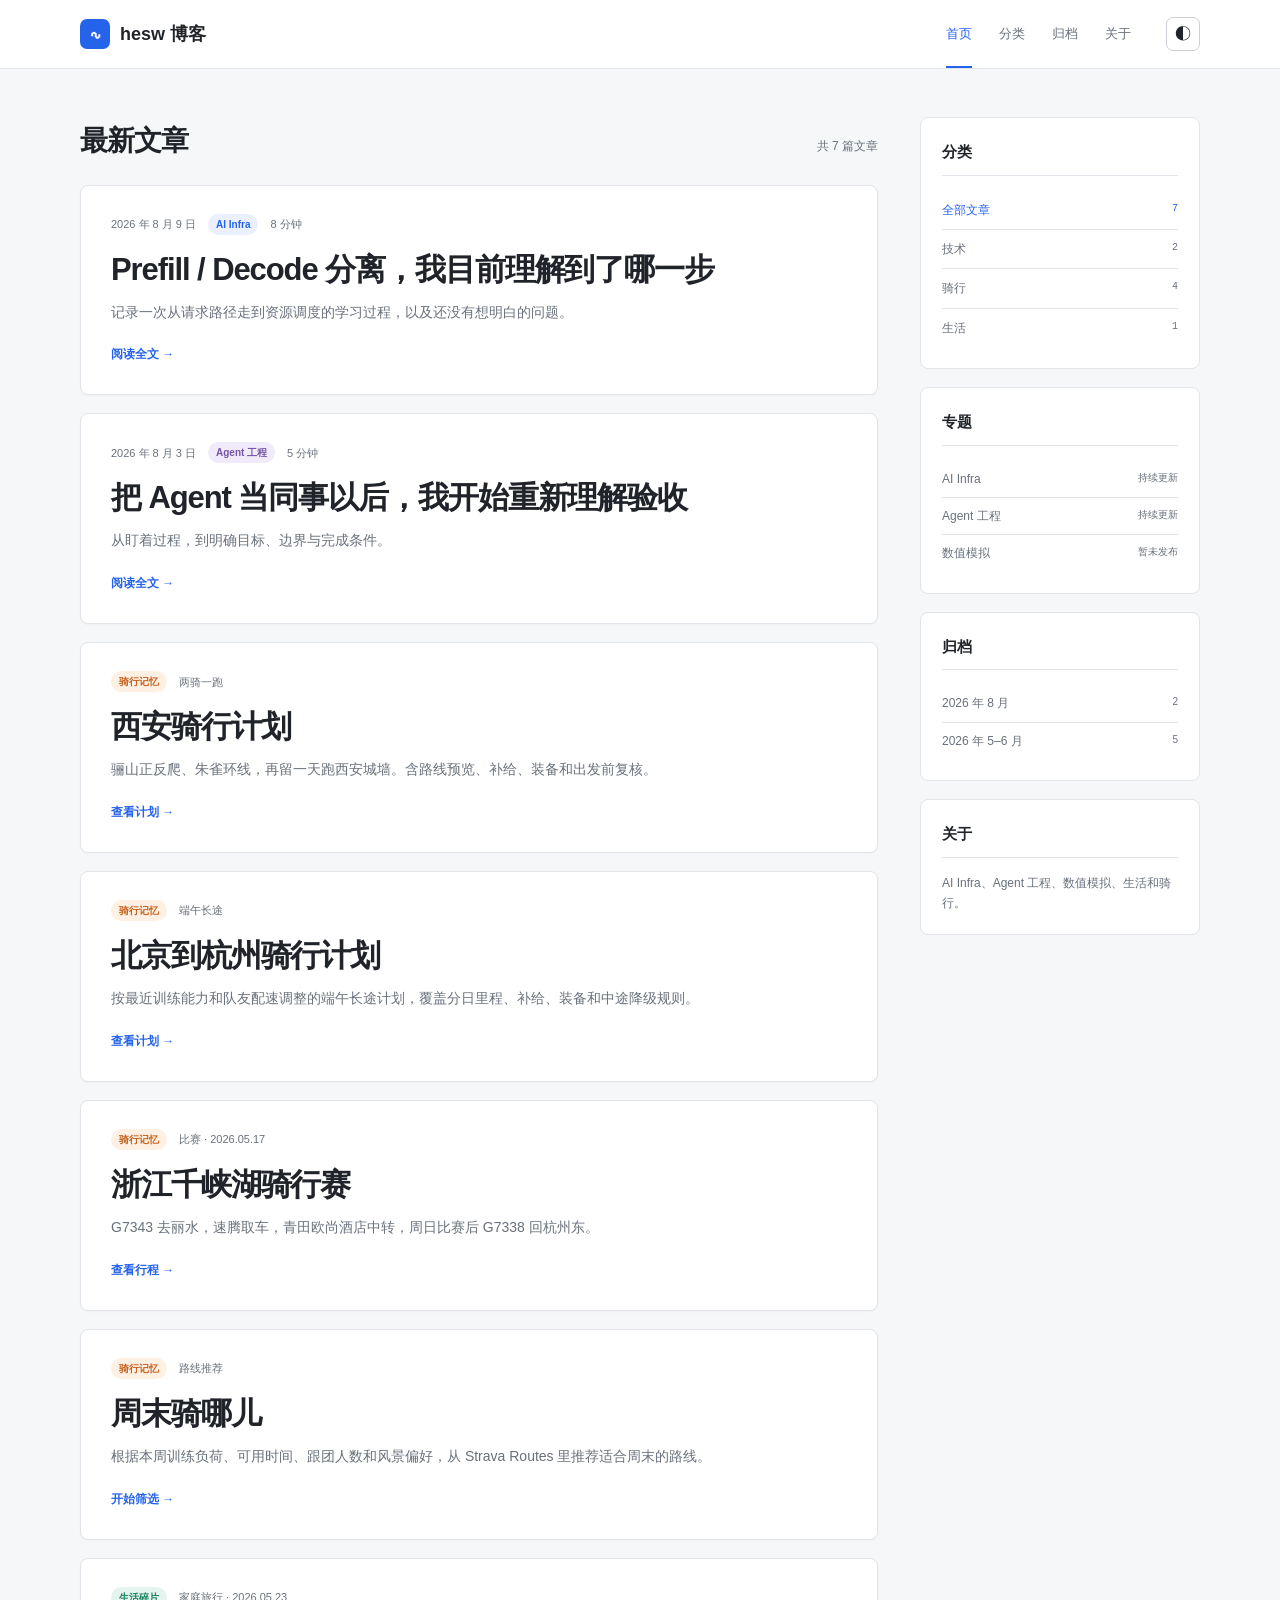
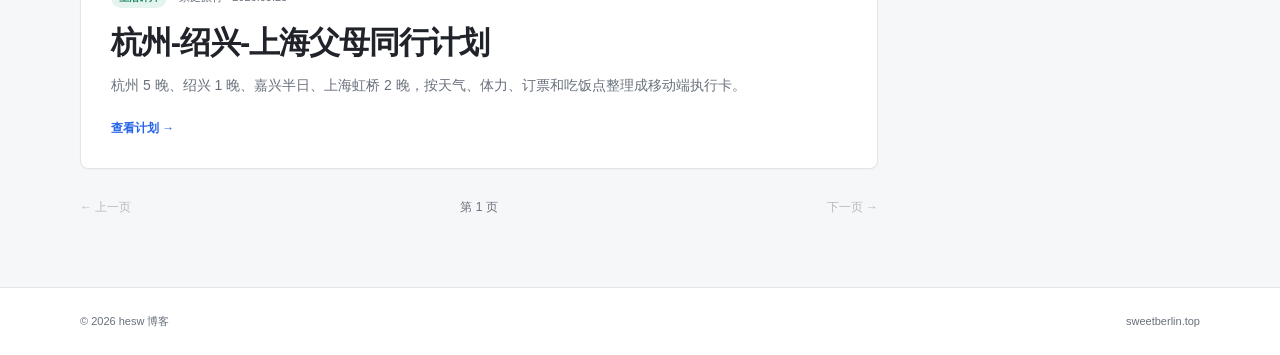
<file: index.html>
<!doctype html>
<html lang="zh-CN">
<head>
  <meta charset="utf-8">
  <meta name="viewport" content="width=device-width, initial-scale=1">
  <meta name="description" content="hesw 博客：AI Infra、Agent 工程、数值模拟、生活与骑行。">
  <title>hesw 博客</title>
  <link rel="icon" href="data:image/svg+xml,%3Csvg xmlns='http://www.w3.org/2000/svg' viewBox='0 0 64 64'%3E%3Crect width='64' height='64' rx='10' fill='%232563eb'/%3E%3Cpath d='M14 36c8-18 11 18 19 0s11 8 17-9' fill='none' stroke='white' stroke-width='4' stroke-linecap='round'/%3E%3C/svg%3E">
  <link rel="stylesheet" href="/styles.css">
  <script src="/script.js" defer></script>
</head>
<body data-page="home">
  <a class="skip-link" href="#main">跳到正文</a>

  <header class="site-header">
    <div class="container header-inner">
      <a class="brand" href="/"><span class="brand-mark" aria-hidden="true">∿</span><span>hesw 博客</span></a>
      <nav class="main-nav" aria-label="主导航">
        <a class="is-current" href="/">首页</a>
        <a href="#categories">分类</a>
        <a href="#archives">归档</a>
        <a href="#about">关于</a>
      </nav>
      <button class="theme-toggle" type="button" aria-label="切换深色模式" title="切换主题"><span aria-hidden="true">◐</span></button>
    </div>
  </header>

  <main id="main" class="container blog-layout">
    <section class="posts-column" aria-labelledby="latest-title">
      <div class="page-heading">
        <h1 id="latest-title">最新文章</h1>
        <p>共 7 篇文章</p>
      </div>

      <div class="post-grid">
        <article class="post-card" data-topic="tech">
          <div class="post-meta"><time datetime="2026-08-09">2026 年 8 月 9 日</time><span class="topic topic-tech">AI Infra</span><span>8 分钟</span></div>
          <h2><a href="/posts/pd-separation">Prefill / Decode 分离，我目前理解到了哪一步</a></h2>
          <p>记录一次从请求路径走到资源调度的学习过程，以及还没有想明白的问题。</p>
          <a class="read-more" href="/posts/pd-separation">阅读全文 →</a>
        </article>

        <article class="post-card" data-topic="tech">
          <div class="post-meta"><time datetime="2026-08-03">2026 年 8 月 3 日</time><span class="topic topic-agent">Agent 工程</span><span>5 分钟</span></div>
          <h2><a href="/posts/agent-acceptance">把 Agent 当同事以后，我开始重新理解验收</a></h2>
          <p>从盯着过程，到明确目标、边界与完成条件。</p>
          <a class="read-more" href="/posts/agent-acceptance">阅读全文 →</a>
        </article>

        <article class="post-card" data-topic="ride">
          <div class="post-meta"><span class="topic topic-ride">骑行记忆</span><span>两骑一跑</span></div>
          <h2><a href="/rides/xian">西安骑行计划</a></h2>
          <p>骊山正反爬、朱雀环线，再留一天跑西安城墙。含路线预览、补给、装备和出发前复核。</p>
          <a class="read-more" href="/rides/xian">查看计划 →</a>
        </article>

        <article class="post-card" data-topic="ride">
          <div class="post-meta"><span class="topic topic-ride">骑行记忆</span><span>端午长途</span></div>
          <h2><a href="/rides/beijing-hangzhou">北京到杭州骑行计划</a></h2>
          <p>按最近训练能力和队友配速调整的端午长途计划，覆盖分日里程、补给、装备和中途降级规则。</p>
          <a class="read-more" href="/rides/beijing-hangzhou">查看计划 →</a>
        </article>

        <article class="post-card" data-topic="ride">
          <div class="post-meta"><span class="topic topic-ride">骑行记忆</span><span>比赛 · 2026.05.17</span></div>
          <h2><a href="/rides/qianxia-lake">浙江千峡湖骑行赛</a></h2>
          <p>G7343 去丽水，速腾取车，青田欧尚酒店中转，周日比赛后 G7338 回杭州东。</p>
          <a class="read-more" href="/rides/qianxia-lake">查看行程 →</a>
        </article>

        <article class="post-card" data-topic="ride">
          <div class="post-meta"><span class="topic topic-ride">骑行记忆</span><span>路线推荐</span></div>
          <h2><a href="/tools/routes">周末骑哪儿</a></h2>
          <p>根据本周训练负荷、可用时间、跟团人数和风景偏好，从 Strava Routes 里推荐适合周末的路线。</p>
          <a class="read-more" href="/tools/routes">开始筛选 →</a>
        </article>

        <article class="post-card" data-topic="life">
          <div class="post-meta"><span class="topic topic-life">生活碎片</span><span>家庭旅行 · 2026.05.23</span></div>
          <h2><a href="/trips/hangzhou-shaoxing-shanghai">杭州-绍兴-上海父母同行计划</a></h2>
          <p>杭州 5 晚、绍兴 1 晚、嘉兴半日、上海虹桥 2 晚，按天气、体力、订票和吃饭点整理成移动端执行卡。</p>
          <a class="read-more" href="/trips/hangzhou-shaoxing-shanghai">查看计划 →</a>
        </article>
      </div>

      <nav class="pagination" aria-label="文章分页"><span class="is-disabled">← 上一页</span><span>第 1 页</span><span class="is-disabled">下一页 →</span></nav>
    </section>

    <aside class="sidebar" aria-label="博客侧栏">
      <section id="categories" class="widget">
        <h2>分类</h2>
        <div class="category-list">
          <button class="filter-button is-active" type="button" data-filter="all"><span>全部文章</span><b>7</b></button>
          <button class="filter-button" type="button" data-filter="tech"><span>技术</span><b>2</b></button>
          <button class="filter-button" type="button" data-filter="ride"><span>骑行</span><b>4</b></button>
          <button class="filter-button" type="button" data-filter="life"><span>生活</span><b>1</b></button>
        </div>
      </section>

      <section class="widget">
        <h2>专题</h2>
        <ul class="link-list"><li><span>AI Infra</span><small>持续更新</small></li><li><span>Agent 工程</span><small>持续更新</small></li><li><span>数值模拟</span><small>暂未发布</small></li></ul>
      </section>

      <section id="archives" class="widget">
        <h2>归档</h2>
        <ul class="link-list"><li><span>2026 年 8 月</span><small>2</small></li><li><span>2026 年 5–6 月</span><small>5</small></li></ul>
      </section>

      <section id="about" class="widget">
        <h2>关于</h2>
        <p class="widget-copy">AI Infra、Agent 工程、数值模拟、生活和骑行。</p>
      </section>
    </aside>
  </main>

  <footer class="site-footer"><div class="container footer-inner"><span>© 2026 hesw 博客</span><span>sweetberlin.top</span></div></footer>
</body>
</html>
</file>
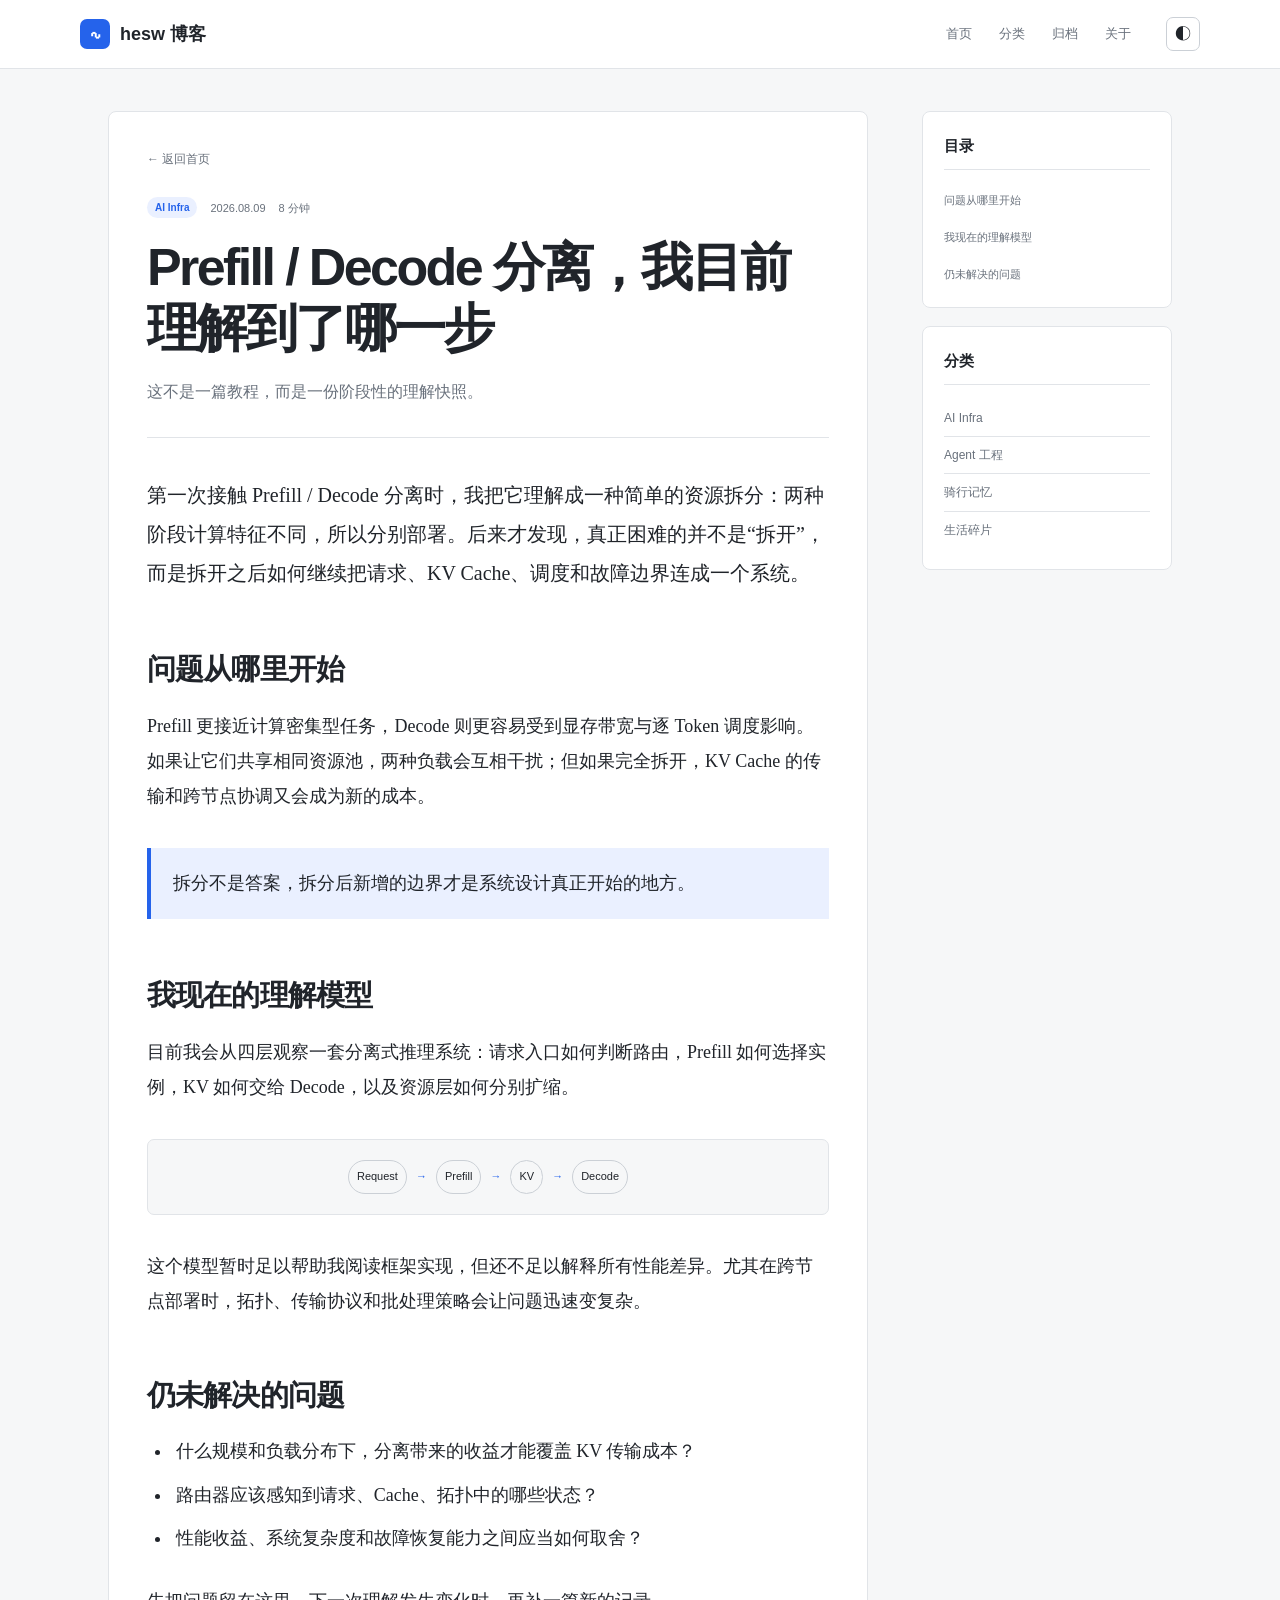
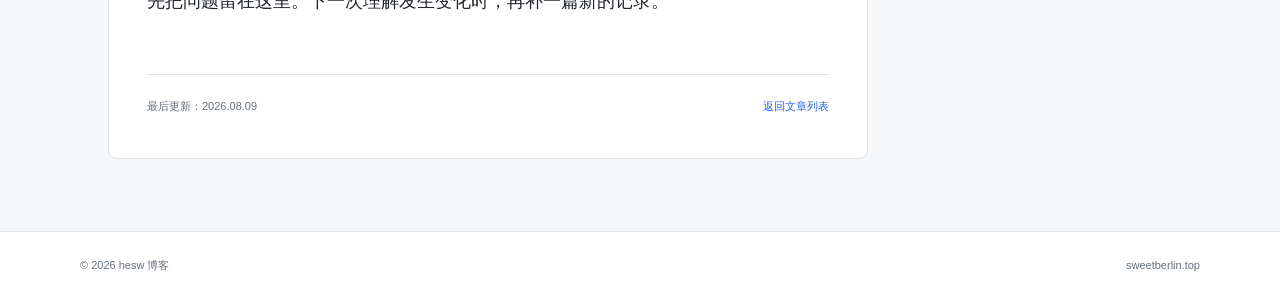
<file: article.html>
<!doctype html>
<html lang="zh-CN">
<head>
  <meta charset="utf-8">
  <meta name="viewport" content="width=device-width, initial-scale=1">
  <meta name="description" content="hesw 博客：AI Infra、Agent 工程、数值模拟、生活和骑行。">
  <title>文章 · hesw 博客</title>
  <link rel="icon" href="data:image/svg+xml,%3Csvg xmlns='http://www.w3.org/2000/svg' viewBox='0 0 64 64'%3E%3Crect width='64' height='64' rx='10' fill='%232563eb'/%3E%3Cpath d='M14 36c8-18 11 18 19 0s11 8 17-9' fill='none' stroke='white' stroke-width='4' stroke-linecap='round'/%3E%3C/svg%3E">
  <link rel="stylesheet" href="/styles.css">
  <script src="/script.js" defer></script>
</head>
<body data-page="article">
  <a class="skip-link" href="#main">跳到正文</a>

  <header class="site-header">
    <div class="container header-inner">
      <a class="brand" href="/"><span class="brand-mark" aria-hidden="true">∿</span><span>hesw 博客</span></a>
      <nav class="main-nav" aria-label="主导航"><a href="/">首页</a><a href="/#categories">分类</a><a href="/#archives">归档</a><a href="/#about">关于</a></nav>
      <button class="theme-toggle" type="button" aria-label="切换深色模式" title="切换主题"><span aria-hidden="true">◐</span></button>
    </div>
  </header>

  <main id="main" class="container article-layout">
    <article class="article" aria-labelledby="article-title">
      <a class="back-link" href="/">← 返回首页</a>
      <header class="article-header">
        <div class="article-kicker"><span id="article-topic" class="topic topic-tech">AI Infra</span><time id="article-date" datetime="2026-08-09">2026.08.09</time><span id="article-reading-time">8 分钟</span></div>
        <h1 id="article-title">Prefill / Decode 分离，我目前理解到了哪一步</h1>
        <p id="article-deck" class="article-deck">这不是一篇教程，而是一份阶段性的理解快照。</p>
      </header>

      <div id="article-body" class="prose">
        <p class="lead-paragraph">第一次接触 Prefill / Decode 分离时，我把它理解成一种简单的资源拆分：两种阶段计算特征不同，所以分别部署。后来才发现，真正困难的并不是“拆开”，而是拆开之后如何继续把请求、KV Cache、调度和故障边界连成一个系统。</p>
        <h2 id="question">问题从哪里开始</h2>
        <p>Prefill 更接近计算密集型任务，Decode 则更容易受到显存带宽与逐 Token 调度影响。如果让它们共享相同资源池，两种负载会互相干扰；但如果完全拆开，KV Cache 的传输和跨节点协调又会成为新的成本。</p>
        <blockquote>拆分不是答案，拆分后新增的边界才是系统设计真正开始的地方。</blockquote>
        <h2 id="model">我现在的理解模型</h2>
        <p>目前我会从四层观察一套分离式推理系统：请求入口如何判断路由，Prefill 如何选择实例，KV 如何交给 Decode，以及资源层如何分别扩缩。</p>
        <div class="concept-flow" aria-label="请求经过 Prefill、KV 传输和 Decode 的示意流程"><span>Request</span><i aria-hidden="true">→</i><span>Prefill</span><i aria-hidden="true">→</i><span>KV</span><i aria-hidden="true">→</i><span>Decode</span></div>
        <p>这个模型暂时足以帮助我阅读框架实现，但还不足以解释所有性能差异。尤其在跨节点部署时，拓扑、传输协议和批处理策略会让问题迅速变复杂。</p>
        <h2 id="unknown">仍未解决的问题</h2>
        <ul><li>什么规模和负载分布下，分离带来的收益才能覆盖 KV 传输成本？</li><li>路由器应该感知到请求、Cache、拓扑中的哪些状态？</li><li>性能收益、系统复杂度和故障恢复能力之间应当如何取舍？</li></ul>
        <p>先把问题留在这里。下一次理解发生变化时，再补一篇新的记录。</p>
      </div>

      <footer class="article-footer"><p id="article-updated">最后更新：2026.08.09</p><a href="/">返回文章列表</a></footer>
    </article>

    <aside class="article-sidebar" aria-label="文章侧栏">
      <nav class="widget article-toc" aria-label="文章目录">
        <h2>目录</h2>
        <ol id="article-toc-list"><li><a href="#question">问题从哪里开始</a></li><li><a href="#model">我现在的理解模型</a></li><li><a href="#unknown">仍未解决的问题</a></li></ol>
      </nav>
      <section class="widget"><h2>分类</h2><ul class="link-list"><li><span>AI Infra</span></li><li><span>Agent 工程</span></li><li><span>骑行记忆</span></li><li><span>生活碎片</span></li></ul></section>
    </aside>
  </main>

  <footer class="site-footer"><div class="container footer-inner"><span>© 2026 hesw 博客</span><span>sweetberlin.top</span></div></footer>
</body>
</html>
</file>
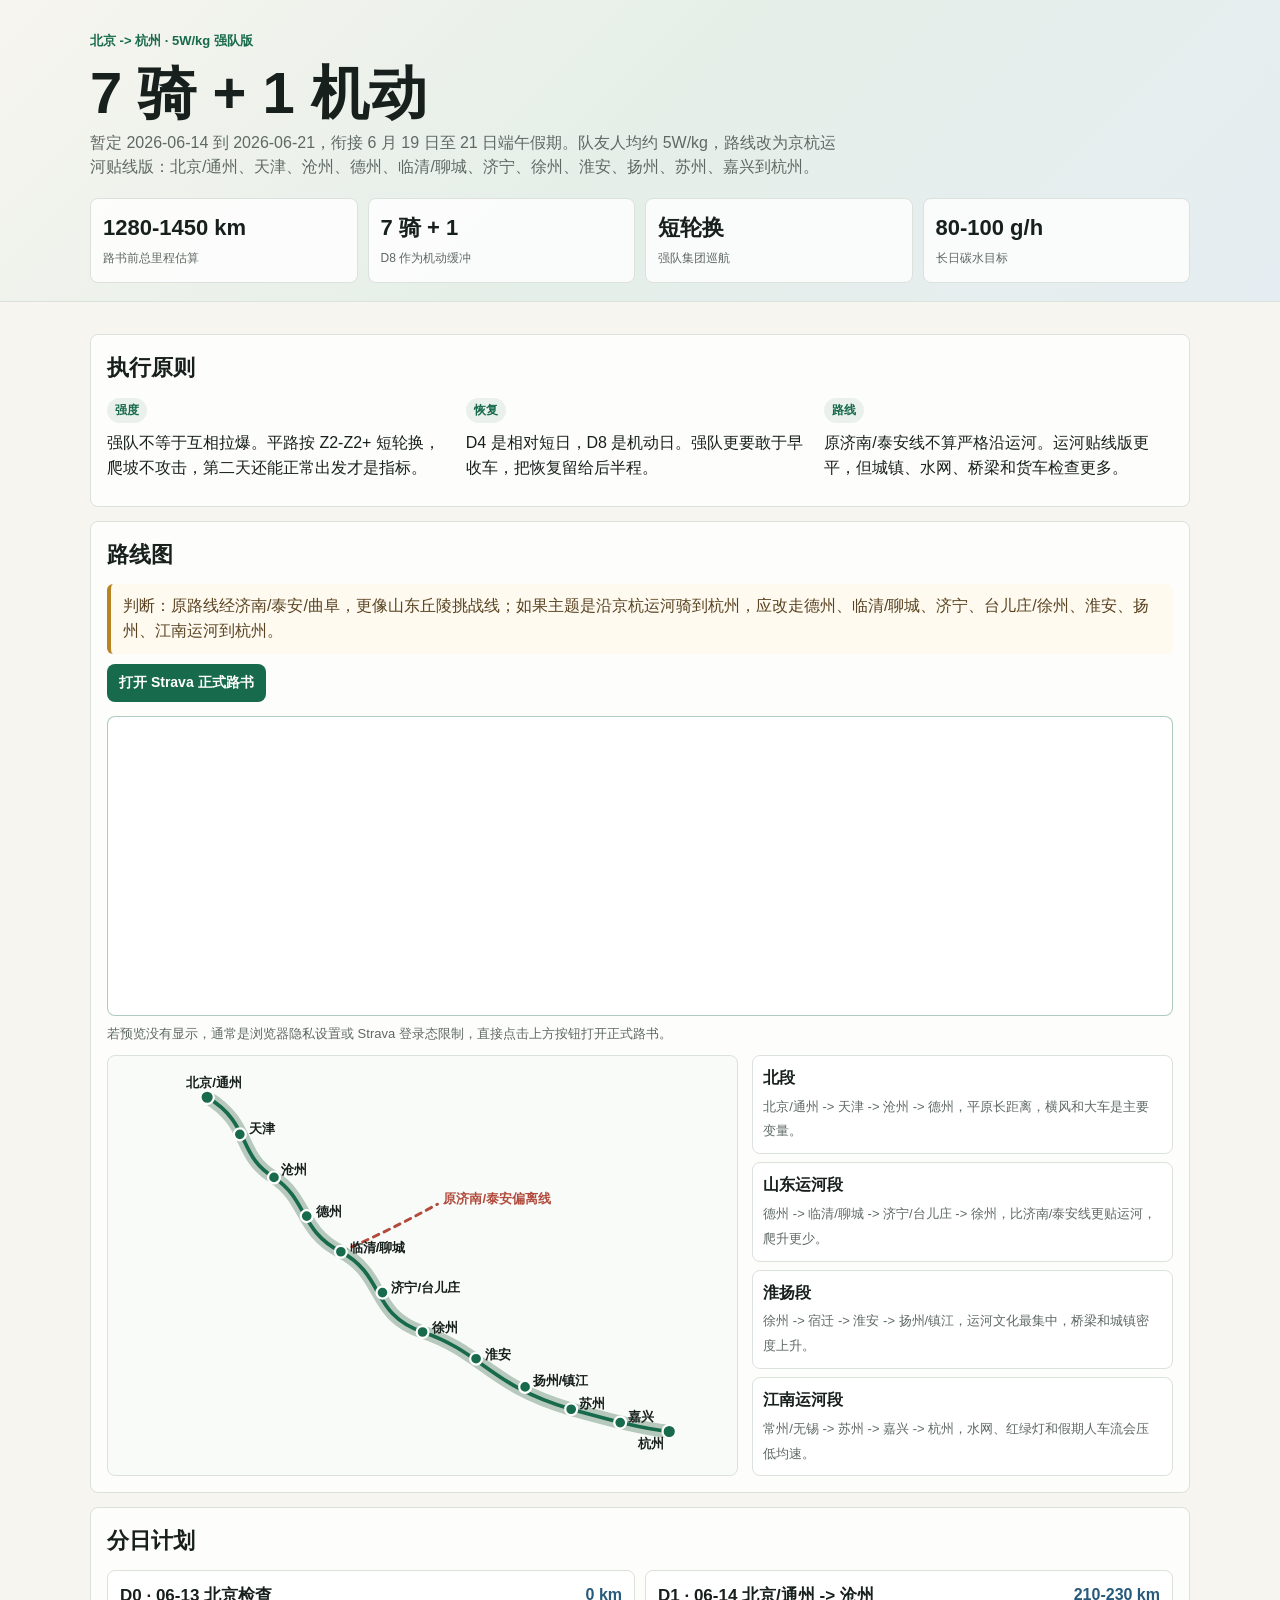
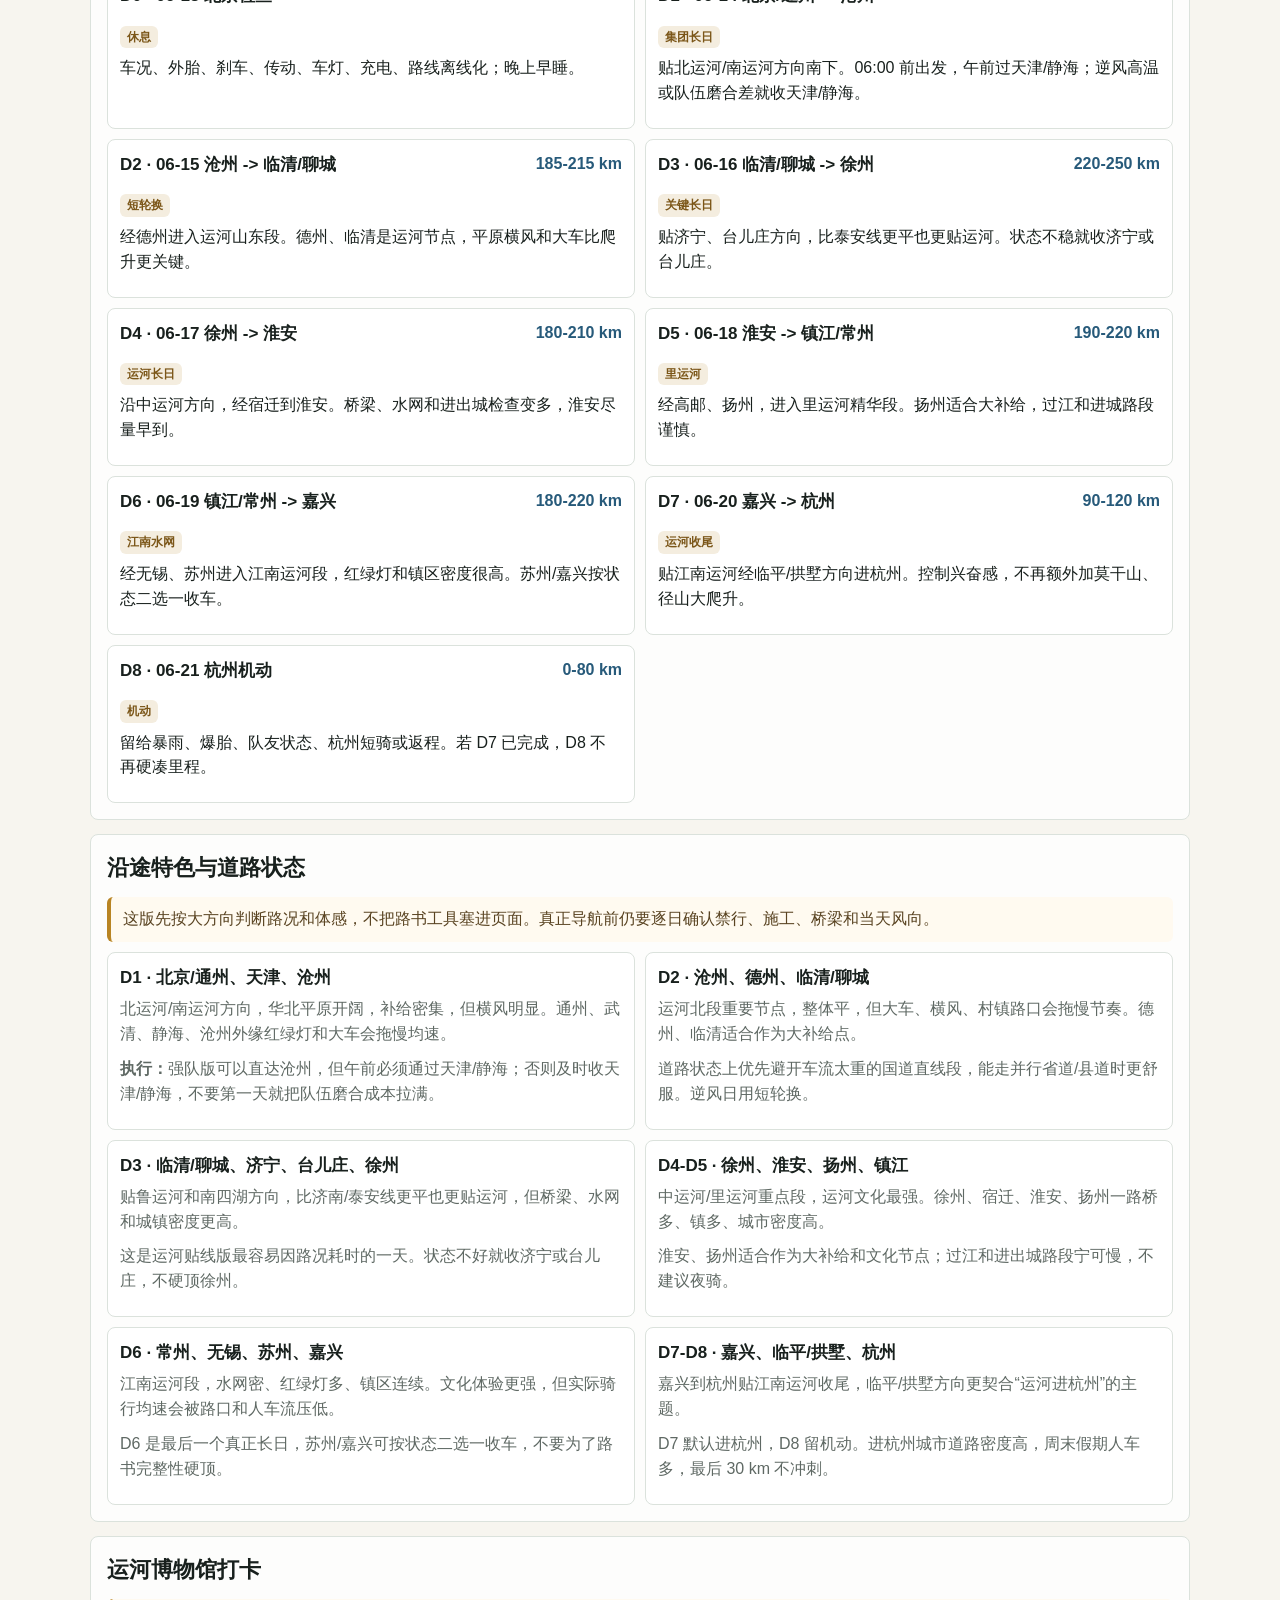
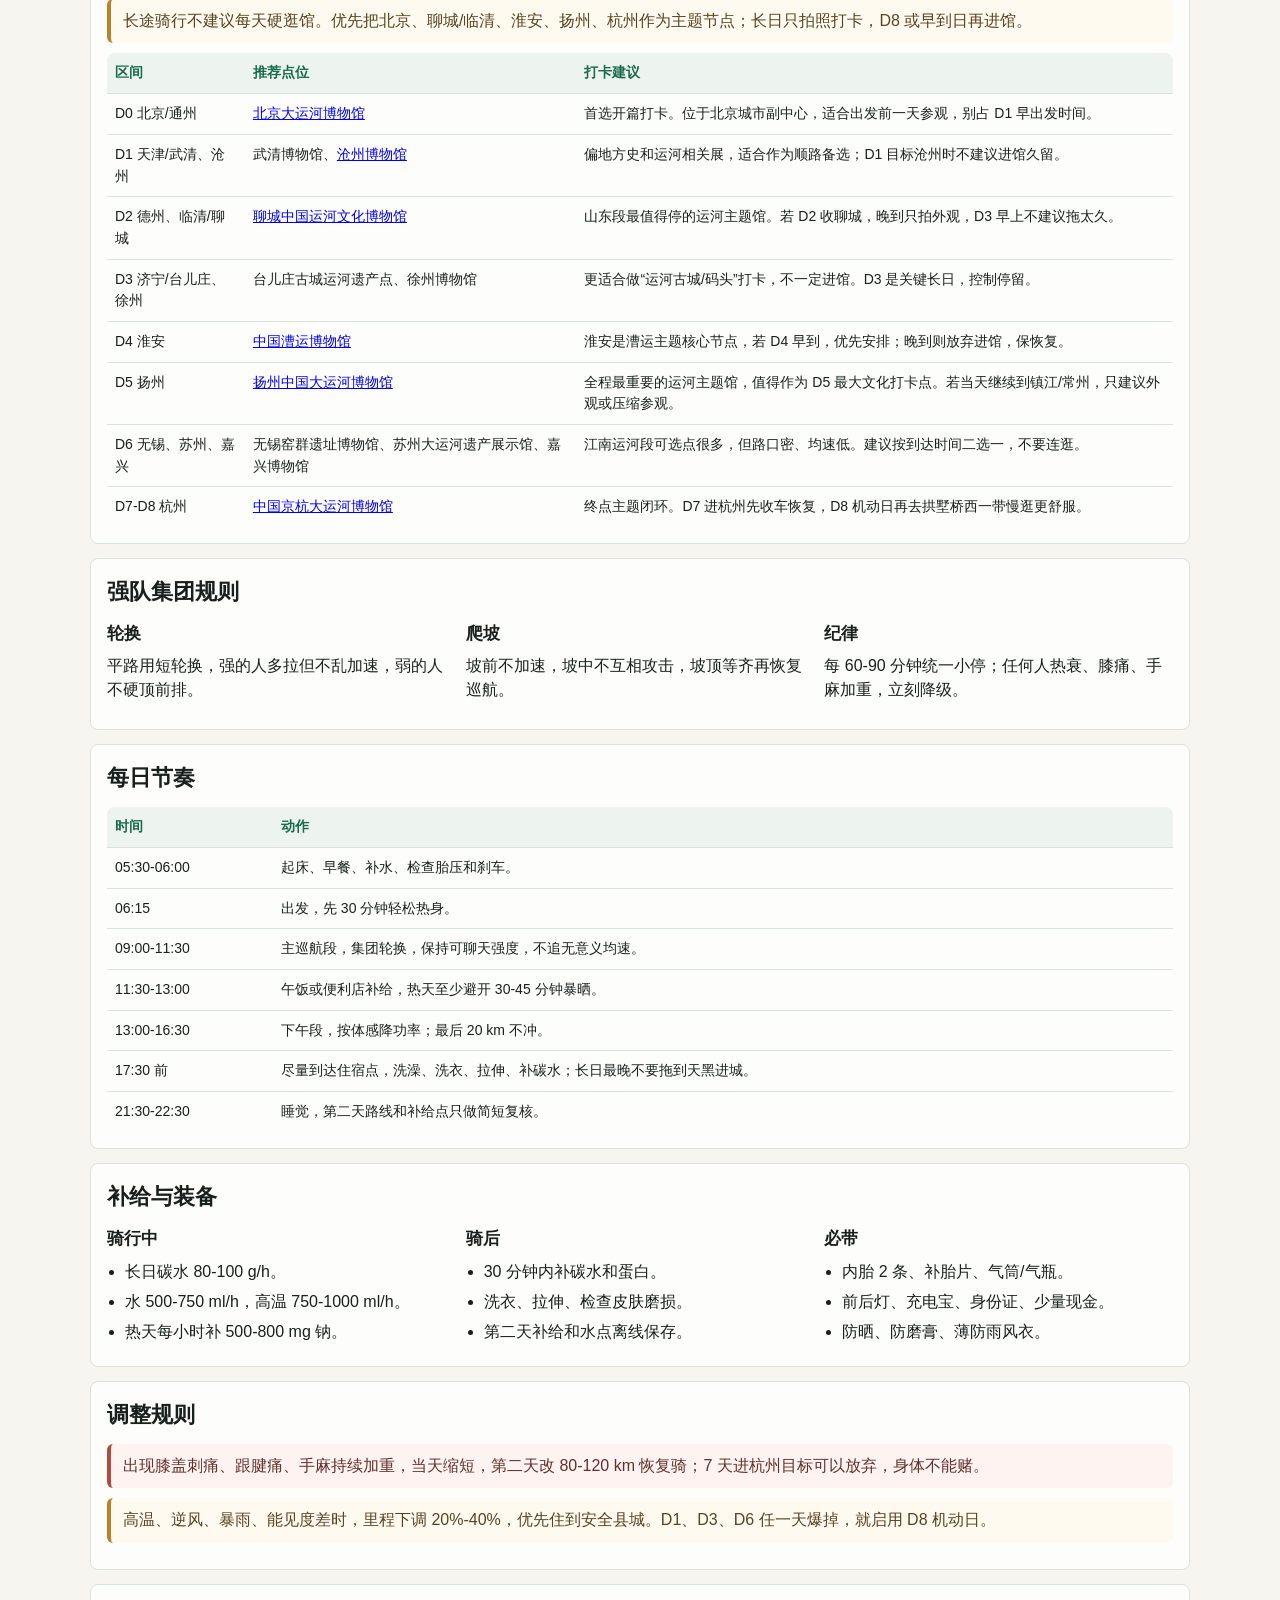
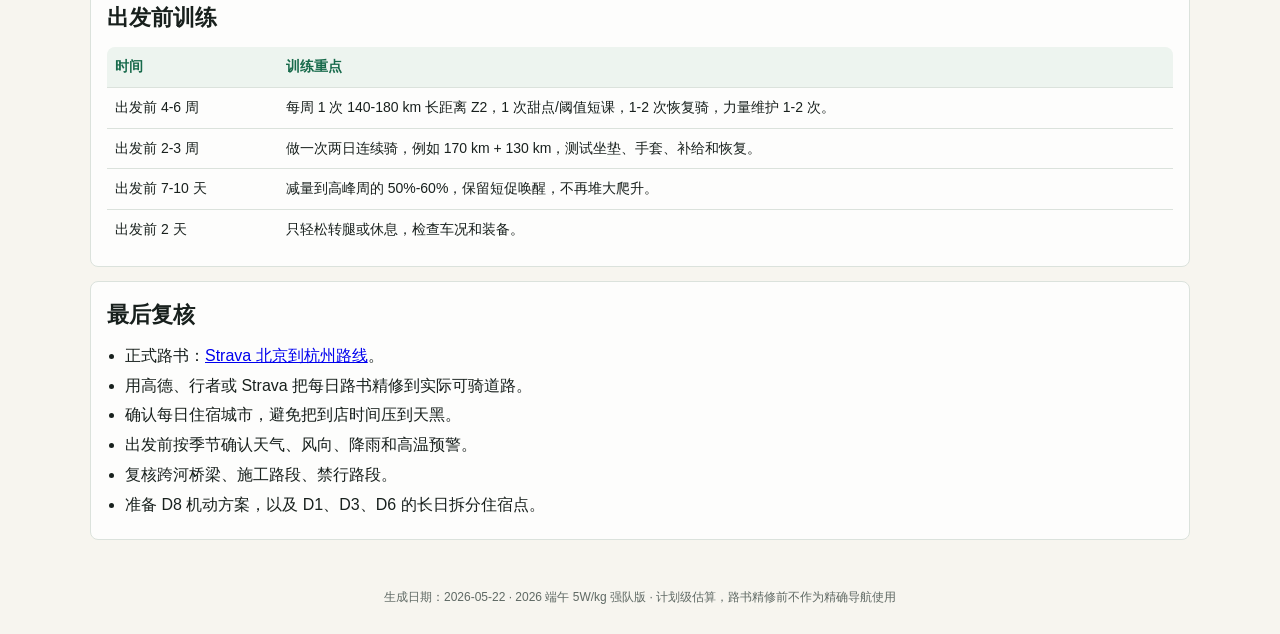
<file: beijing-hangzhou-cycling-plan.html>
<!doctype html>
<html lang="zh-CN">
<head>
  <meta charset="utf-8">
  <meta name="viewport" content="width=device-width, initial-scale=1">
  <title>北京到杭州骑行计划</title>
  <style>
    :root {
      color-scheme: light;
      --ink: #18201d;
      --muted: #5f6964;
      --line: #dbe2dc;
      --paper: #f7f5ef;
      --panel: #ffffff;
      --green: #176a4b;
      --blue: #275a7a;
      --gold: #b88423;
      --red: #b14b3d;
    }
    * { box-sizing: border-box; }
    body {
      margin: 0;
      font-family: -apple-system, BlinkMacSystemFont, "Segoe UI", sans-serif;
      color: var(--ink);
      background: var(--paper);
      line-height: 1.55;
    }
    header {
      padding: 28px 18px 18px;
      background: linear-gradient(135deg, #f7f5ef 0%, #e5efe8 48%, #e6edf2 100%);
      border-bottom: 1px solid var(--line);
    }
    .wrap { max-width: 1100px; margin: 0 auto; }
    .eyebrow {
      display: inline-flex;
      gap: 8px;
      align-items: center;
      color: var(--green);
      font-weight: 700;
      font-size: 13px;
      letter-spacing: 0;
    }
    h1 {
      margin: 10px 0 8px;
      font-size: clamp(30px, 7vw, 58px);
      line-height: 1.03;
      letter-spacing: 0;
    }
    .lead {
      max-width: 760px;
      color: var(--muted);
      font-size: 16px;
      margin: 0 0 18px;
    }
    .metrics {
      display: grid;
      grid-template-columns: repeat(4, minmax(0, 1fr));
      gap: 10px;
      margin-top: 18px;
    }
    .metric, section, .day {
      background: rgba(255,255,255,.82);
      border: 1px solid var(--line);
      border-radius: 8px;
    }
    .metric { padding: 12px; }
    .metric strong { display: block; font-size: 22px; color: var(--ink); }
    .metric span { color: var(--muted); font-size: 12px; }
    main { padding: 18px; }
    section {
      padding: 16px;
      margin: 14px auto;
      max-width: 1100px;
    }
    h2 { margin: 0 0 12px; font-size: 22px; letter-spacing: 0; }
    h3 { margin: 0 0 6px; font-size: 17px; letter-spacing: 0; }
    p { margin: 0 0 10px; }
    .grid {
      display: grid;
      grid-template-columns: repeat(3, minmax(0, 1fr));
      gap: 10px;
    }
    .pill {
      display: inline-block;
      padding: 3px 8px;
      border-radius: 999px;
      background: #eaf1ec;
      color: var(--green);
      font-weight: 700;
      font-size: 12px;
      margin-bottom: 8px;
    }
    .days {
      display: grid;
      grid-template-columns: repeat(2, minmax(0, 1fr));
      gap: 10px;
    }
    .day {
      padding: 12px;
      background: var(--panel);
      min-height: 154px;
    }
    .day-top {
      display: flex;
      justify-content: space-between;
      gap: 10px;
      align-items: start;
      margin-bottom: 8px;
    }
    .km { color: var(--blue); font-weight: 800; white-space: nowrap; }
    .tag {
      display: inline-flex;
      width: fit-content;
      padding: 2px 7px;
      border-radius: 6px;
      background: #f4eddf;
      color: #7b5618;
      font-size: 12px;
      font-weight: 700;
      margin-bottom: 8px;
    }
    ul { padding-left: 18px; margin: 8px 0 0; }
    li { margin: 5px 0; }
    table {
      width: 100%;
      border-collapse: collapse;
      overflow: hidden;
      border-radius: 8px;
      font-size: 14px;
    }
    th, td {
      border-bottom: 1px solid var(--line);
      padding: 9px 8px;
      text-align: left;
      vertical-align: top;
    }
    th { color: var(--green); background: #edf4ef; }
    tr:last-child td { border-bottom: 0; }
    .note {
      border-left: 4px solid var(--gold);
      padding: 10px 12px;
      background: #fffaf0;
      border-radius: 6px;
      color: #594321;
    }
    .route-notes {
      display: grid;
      grid-template-columns: repeat(2, minmax(0, 1fr));
      gap: 10px;
    }
    .route-note {
      background: var(--panel);
      border: 1px solid var(--line);
      border-radius: 8px;
      padding: 12px;
    }
    .route-note p {
      color: var(--muted);
      margin-bottom: 10px;
    }
    .route-map {
      display: grid;
      grid-template-columns: minmax(0, 1.2fr) minmax(260px, .8fr);
      gap: 14px;
      align-items: stretch;
    }
    .map-panel {
      background: #f8fbf8;
      border: 1px solid var(--line);
      border-radius: 8px;
      padding: 10px;
      overflow: hidden;
    }
    .map-panel svg {
      width: 100%;
      height: auto;
      display: block;
    }
    .checkpoint-list {
      display: grid;
      gap: 8px;
    }
    .checkpoint {
      background: var(--panel);
      border: 1px solid var(--line);
      border-radius: 8px;
      padding: 10px;
    }
    .checkpoint strong {
      display: block;
      margin-bottom: 3px;
    }
    .checkpoint span {
      color: var(--muted);
      font-size: 13px;
    }
    .route-actions {
      display: flex;
      flex-wrap: wrap;
      gap: 8px;
      margin: 10px 0 14px;
    }
    .route-actions a {
      display: inline-flex;
      align-items: center;
      justify-content: center;
      min-height: 38px;
      padding: 8px 12px;
      border-radius: 8px;
      background: var(--green);
      color: #fff;
      text-decoration: none;
      font-weight: 800;
      font-size: 14px;
    }
    .strava-preview {
      min-height: 300px;
      display: grid;
      place-items: center;
      padding: 14px;
      border: 1px dashed rgba(23, 106, 75, 0.35);
      border-radius: 8px;
      background: rgba(234, 241, 236, 0.75);
      color: var(--muted);
      font-size: 14px;
      line-height: 1.65;
      text-align: center;
    }
    .strava-preview.has-route {
      display: block;
      padding: 0;
      border-style: solid;
      background: #fff;
      text-align: left;
    }
    .strava-hint {
      color: var(--muted);
      font-size: 13px;
      line-height: 1.6;
      margin-top: 8px;
    }
    .risk { border-left-color: var(--red); background: #fff3f1; color: #61312b; }
    .footer {
      color: var(--muted);
      font-size: 12px;
      text-align: center;
      padding: 16px 18px 28px;
    }
    @media (max-width: 780px) {
      .metrics, .grid, .days, .route-notes, .route-map { grid-template-columns: 1fr; }
      header { padding-top: 22px; }
      main { padding: 12px; }
      section { padding: 14px; }
      table { font-size: 13px; }
      th, td { padding: 8px 6px; }
    }
  </style>
</head>
<body>
  <header>
    <div class="wrap">
      <div class="eyebrow">北京 -> 杭州 · 5W/kg 强队版</div>
      <h1>7 骑 + 1 机动</h1>
      <p class="lead">暂定 2026-06-14 到 2026-06-21，衔接 6 月 19 日至 21 日端午假期。队友人均约 5W/kg，路线改为京杭运河贴线版：北京/通州、天津、沧州、德州、临清/聊城、济宁、徐州、淮安、扬州、苏州、嘉兴到杭州。</p>
      <div class="metrics">
        <div class="metric"><strong>1280-1450 km</strong><span>路书前总里程估算</span></div>
        <div class="metric"><strong>7 骑 + 1</strong><span>D8 作为机动缓冲</span></div>
        <div class="metric"><strong>短轮换</strong><span>强队集团巡航</span></div>
        <div class="metric"><strong>80-100 g/h</strong><span>长日碳水目标</span></div>
      </div>
    </div>
  </header>

  <main>
    <section>
      <h2>执行原则</h2>
      <div class="grid">
        <div>
          <span class="pill">强度</span>
          <p>强队不等于互相拉爆。平路按 Z2-Z2+ 短轮换，爬坡不攻击，第二天还能正常出发才是指标。</p>
        </div>
        <div>
          <span class="pill">恢复</span>
          <p>D4 是相对短日，D8 是机动日。强队更要敢于早收车，把恢复留给后半程。</p>
        </div>
        <div>
          <span class="pill">路线</span>
          <p>原济南/泰安线不算严格沿运河。运河贴线版更平，但城镇、水网、桥梁和货车检查更多。</p>
        </div>
      </div>
    </section>

    <section>
      <h2>路线图</h2>
      <p class="note">判断：原路线经济南/泰安/曲阜，更像山东丘陵挑战线；如果主题是沿京杭运河骑到杭州，应改走德州、临清/聊城、济宁、台儿庄/徐州、淮安、扬州、江南运河到杭州。</p>
      <div class="route-actions">
        <a href="https://www.strava.com/routes/3495235328649224896">打开 Strava 正式路书</a>
      </div>
      <div id="strava-route-preview" class="strava-preview">
        正在加载 Strava 路线预览。
      </div>
      <p class="strava-hint">若预览没有显示，通常是浏览器隐私设置或 Strava 登录态限制，直接点击上方按钮打开正式路书。</p>
      <div class="route-map">
        <div class="map-panel">
          <svg viewBox="0 0 820 520" role="img" aria-label="北京到杭州京杭运河贴线骑行示意图">
            <rect x="0" y="0" width="820" height="520" fill="#f8fbf8"/>
            <path d="M120 42 C180 78, 160 120, 210 150 C255 180, 245 222, 300 250 C360 282, 340 334, 410 358 C492 386, 500 430, 610 462 C668 478, 706 488, 742 492" fill="none" stroke="#b7c8bd" stroke-width="18" stroke-linecap="round"/>
            <path d="M120 42 C180 78, 160 120, 210 150 C255 180, 245 222, 300 250 C360 282, 340 334, 410 358 C492 386, 500 430, 610 462 C668 478, 706 488, 742 492" fill="none" stroke="#176a4b" stroke-width="5" stroke-linecap="round"/>
            <path d="M300 250 C346 230, 386 210, 430 186" fill="none" stroke="#b14b3d" stroke-width="4" stroke-dasharray="8 8" stroke-linecap="round"/>
            <text x="438" y="184" fill="#b14b3d" font-size="18" font-weight="700">原济南/泰安偏离线</text>
            <g fill="#176a4b" stroke="#fff" stroke-width="3">
              <circle cx="120" cy="42" r="9"/><circle cx="164" cy="92" r="8"/><circle cx="210" cy="150" r="8"/><circle cx="254" cy="202" r="8"/><circle cx="300" cy="250" r="8"/><circle cx="356" cy="305" r="8"/><circle cx="410" cy="358" r="8"/><circle cx="482" cy="394" r="8"/><circle cx="548" cy="432" r="8"/><circle cx="610" cy="462" r="8"/><circle cx="676" cy="480" r="8"/><circle cx="742" cy="492" r="9"/>
            </g>
            <g fill="#18201d" font-size="18" font-weight="700">
              <text x="92" y="28">北京/通州</text><text x="176" y="90">天津</text><text x="220" y="146">沧州</text><text x="266" y="202">德州</text><text x="312" y="250">临清/聊城</text><text x="368" y="304">济宁/台儿庄</text><text x="422" y="358">徐州</text><text x="494" y="394">淮安</text><text x="558" y="430">扬州/镇江</text><text x="620" y="460">苏州</text><text x="686" y="478">嘉兴</text><text x="700" y="514">杭州</text>
            </g>
          </svg>
        </div>
        <div class="checkpoint-list">
          <div class="checkpoint"><strong>北段</strong><span>北京/通州 -> 天津 -> 沧州 -> 德州，平原长距离，横风和大车是主要变量。</span></div>
          <div class="checkpoint"><strong>山东运河段</strong><span>德州 -> 临清/聊城 -> 济宁/台儿庄 -> 徐州，比济南/泰安线更贴运河，爬升更少。</span></div>
          <div class="checkpoint"><strong>淮扬段</strong><span>徐州 -> 宿迁 -> 淮安 -> 扬州/镇江，运河文化最集中，桥梁和城镇密度上升。</span></div>
          <div class="checkpoint"><strong>江南运河段</strong><span>常州/无锡 -> 苏州 -> 嘉兴 -> 杭州，水网、红绿灯和假期人车流会压低均速。</span></div>
        </div>
      </div>
    </section>

    <section>
      <h2>分日计划</h2>
      <div class="days">
        <article class="day"><div class="day-top"><h3>D0 · 06-13 北京检查</h3><span class="km">0 km</span></div><span class="tag">休息</span><p>车况、外胎、刹车、传动、车灯、充电、路线离线化；晚上早睡。</p></article>
        <article class="day"><div class="day-top"><h3>D1 · 06-14 北京/通州 -> 沧州</h3><span class="km">210-230 km</span></div><span class="tag">集团长日</span><p>贴北运河/南运河方向南下。06:00 前出发，午前过天津/静海；逆风高温或队伍磨合差就收天津/静海。</p></article>
        <article class="day"><div class="day-top"><h3>D2 · 06-15 沧州 -> 临清/聊城</h3><span class="km">185-215 km</span></div><span class="tag">短轮换</span><p>经德州进入运河山东段。德州、临清是运河节点，平原横风和大车比爬升更关键。</p></article>
        <article class="day"><div class="day-top"><h3>D3 · 06-16 临清/聊城 -> 徐州</h3><span class="km">220-250 km</span></div><span class="tag">关键长日</span><p>贴济宁、台儿庄方向，比泰安线更平也更贴运河。状态不稳就收济宁或台儿庄。</p></article>
        <article class="day"><div class="day-top"><h3>D4 · 06-17 徐州 -> 淮安</h3><span class="km">180-210 km</span></div><span class="tag">运河长日</span><p>沿中运河方向，经宿迁到淮安。桥梁、水网和进出城检查变多，淮安尽量早到。</p></article>
        <article class="day"><div class="day-top"><h3>D5 · 06-18 淮安 -> 镇江/常州</h3><span class="km">190-220 km</span></div><span class="tag">里运河</span><p>经高邮、扬州，进入里运河精华段。扬州适合大补给，过江和进城路段谨慎。</p></article>
        <article class="day"><div class="day-top"><h3>D6 · 06-19 镇江/常州 -> 嘉兴</h3><span class="km">180-220 km</span></div><span class="tag">江南水网</span><p>经无锡、苏州进入江南运河段，红绿灯和镇区密度很高。苏州/嘉兴按状态二选一收车。</p></article>
        <article class="day"><div class="day-top"><h3>D7 · 06-20 嘉兴 -> 杭州</h3><span class="km">90-120 km</span></div><span class="tag">运河收尾</span><p>贴江南运河经临平/拱墅方向进杭州。控制兴奋感，不再额外加莫干山、径山大爬升。</p></article>
        <article class="day"><div class="day-top"><h3>D8 · 06-21 杭州机动</h3><span class="km">0-80 km</span></div><span class="tag">机动</span><p>留给暴雨、爆胎、队友状态、杭州短骑或返程。若 D7 已完成，D8 不再硬凑里程。</p></article>
      </div>
    </section>

    <section>
      <h2>沿途特色与道路状态</h2>
      <p class="note">这版先按大方向判断路况和体感，不把路书工具塞进页面。真正导航前仍要逐日确认禁行、施工、桥梁和当天风向。</p>
      <div class="route-notes">
        <article class="route-note">
          <h3>D1 · 北京/通州、天津、沧州</h3>
          <p>北运河/南运河方向，华北平原开阔，补给密集，但横风明显。通州、武清、静海、沧州外缘红绿灯和大车会拖慢均速。</p>
          <p><strong>执行：</strong>强队版可以直达沧州，但午前必须通过天津/静海；否则及时收天津/静海，不要第一天就把队伍磨合成本拉满。</p>
        </article>
        <article class="route-note">
          <h3>D2 · 沧州、德州、临清/聊城</h3>
          <p>运河北段重要节点，整体平，但大车、横风、村镇路口会拖慢节奏。德州、临清适合作为大补给点。</p>
          <p>道路状态上优先避开车流太重的国道直线段，能走并行省道/县道时更舒服。逆风日用短轮换。</p>
        </article>
        <article class="route-note">
          <h3>D3 · 临清/聊城、济宁、台儿庄、徐州</h3>
          <p>贴鲁运河和南四湖方向，比济南/泰安线更平也更贴运河，但桥梁、水网和城镇密度更高。</p>
          <p>这是运河贴线版最容易因路况耗时的一天。状态不好就收济宁或台儿庄，不硬顶徐州。</p>
        </article>
        <article class="route-note">
          <h3>D4-D5 · 徐州、淮安、扬州、镇江</h3>
          <p>中运河/里运河重点段，运河文化最强。徐州、宿迁、淮安、扬州一路桥多、镇多、城市密度高。</p>
          <p>淮安、扬州适合作为大补给和文化节点；过江和进出城路段宁可慢，不建议夜骑。</p>
        </article>
        <article class="route-note">
          <h3>D6 · 常州、无锡、苏州、嘉兴</h3>
          <p>江南运河段，水网密、红绿灯多、镇区连续。文化体验更强，但实际骑行均速会被路口和人车流压低。</p>
          <p>D6 是最后一个真正长日，苏州/嘉兴可按状态二选一收车，不要为了路书完整性硬顶。</p>
        </article>
        <article class="route-note">
          <h3>D7-D8 · 嘉兴、临平/拱墅、杭州</h3>
          <p>嘉兴到杭州贴江南运河收尾，临平/拱墅方向更契合“运河进杭州”的主题。</p>
          <p>D7 默认进杭州，D8 留机动。进杭州城市道路密度高，周末假期人车多，最后 30 km 不冲刺。</p>
        </article>
      </div>
    </section>

    <section>
      <h2>运河博物馆打卡</h2>
      <p class="note">长途骑行不建议每天硬逛馆。优先把北京、聊城/临清、淮安、扬州、杭州作为主题节点；长日只拍照打卡，D8 或早到日再进馆。</p>
      <table>
        <tr><th>区间</th><th>推荐点位</th><th>打卡建议</th></tr>
        <tr><td>D0 北京/通州</td><td><a href="https://www.canalmuseum.org.cn/aboutUs.html">北京大运河博物馆</a></td><td>首选开篇打卡。位于北京城市副中心，适合出发前一天参观，别占 D1 早出发时间。</td></tr>
        <tr><td>D1 天津/武清、沧州</td><td>武清博物馆、<a href="https://www.cangzhoubwg.cn/">沧州博物馆</a></td><td>偏地方史和运河相关展，适合作为顺路备选；D1 目标沧州时不建议进馆久留。</td></tr>
        <tr><td>D2 德州、临清/聊城</td><td><a href="https://www.yunhebowuguan.cn/">聊城中国运河文化博物馆</a></td><td>山东段最值得停的运河主题馆。若 D2 收聊城，晚到只拍外观，D3 早上不建议拖太久。</td></tr>
        <tr><td>D3 济宁/台儿庄、徐州</td><td>台儿庄古城运河遗产点、徐州博物馆</td><td>更适合做“运河古城/码头”打卡，不一定进馆。D3 是关键长日，控制停留。</td></tr>
        <tr><td>D4 淮安</td><td><a href="https://www.zghaq.gov.cn/col/814_747345/art/20181221154605_y5rUcMUw.html">中国漕运博物馆</a></td><td>淮安是漕运主题核心节点，若 D4 早到，优先安排；晚到则放弃进馆，保恢复。</td></tr>
        <tr><td>D5 扬州</td><td><a href="https://www.grandcanalmuseum.cn/">扬州中国大运河博物馆</a></td><td>全程最重要的运河主题馆，值得作为 D5 最大文化打卡点。若当天继续到镇江/常州，只建议外观或压缩参观。</td></tr>
        <tr><td>D6 无锡、苏州、嘉兴</td><td>无锡窑群遗址博物馆、苏州大运河遗产展示馆、嘉兴博物馆</td><td>江南运河段可选点很多，但路口密、均速低。建议按到达时间二选一，不要连逛。</td></tr>
        <tr><td>D7-D8 杭州</td><td><a href="https://wgly.hangzhou.gov.cn/art/2022/12/7/art_1229697408_58943301.html">中国京杭大运河博物馆</a></td><td>终点主题闭环。D7 进杭州先收车恢复，D8 机动日再去拱墅桥西一带慢逛更舒服。</td></tr>
      </table>
    </section>

    <section>
      <h2>强队集团规则</h2>
      <div class="grid">
        <div>
          <h3>轮换</h3>
          <p>平路用短轮换，强的人多拉但不乱加速，弱的人不硬顶前排。</p>
        </div>
        <div>
          <h3>爬坡</h3>
          <p>坡前不加速，坡中不互相攻击，坡顶等齐再恢复巡航。</p>
        </div>
        <div>
          <h3>纪律</h3>
          <p>每 60-90 分钟统一小停；任何人热衰、膝痛、手麻加重，立刻降级。</p>
        </div>
      </div>
    </section>

    <section>
      <h2>每日节奏</h2>
      <table>
        <tr><th>时间</th><th>动作</th></tr>
        <tr><td>05:30-06:00</td><td>起床、早餐、补水、检查胎压和刹车。</td></tr>
        <tr><td>06:15</td><td>出发，先 30 分钟轻松热身。</td></tr>
        <tr><td>09:00-11:30</td><td>主巡航段，集团轮换，保持可聊天强度，不追无意义均速。</td></tr>
        <tr><td>11:30-13:00</td><td>午饭或便利店补给，热天至少避开 30-45 分钟暴晒。</td></tr>
        <tr><td>13:00-16:30</td><td>下午段，按体感降功率；最后 20 km 不冲。</td></tr>
        <tr><td>17:30 前</td><td>尽量到达住宿点，洗澡、洗衣、拉伸、补碳水；长日最晚不要拖到天黑进城。</td></tr>
        <tr><td>21:30-22:30</td><td>睡觉，第二天路线和补给点只做简短复核。</td></tr>
      </table>
    </section>

    <section>
      <h2>补给与装备</h2>
      <div class="grid">
        <div>
          <h3>骑行中</h3>
          <ul>
            <li>长日碳水 80-100 g/h。</li>
            <li>水 500-750 ml/h，高温 750-1000 ml/h。</li>
            <li>热天每小时补 500-800 mg 钠。</li>
          </ul>
        </div>
        <div>
          <h3>骑后</h3>
          <ul>
            <li>30 分钟内补碳水和蛋白。</li>
            <li>洗衣、拉伸、检查皮肤磨损。</li>
            <li>第二天补给和水点离线保存。</li>
          </ul>
        </div>
        <div>
          <h3>必带</h3>
          <ul>
            <li>内胎 2 条、补胎片、气筒/气瓶。</li>
            <li>前后灯、充电宝、身份证、少量现金。</li>
            <li>防晒、防磨膏、薄防雨风衣。</li>
          </ul>
        </div>
      </div>
    </section>

    <section>
      <h2>调整规则</h2>
      <p class="note risk">出现膝盖刺痛、跟腱痛、手麻持续加重，当天缩短，第二天改 80-120 km 恢复骑；7 天进杭州目标可以放弃，身体不能赌。</p>
      <p class="note">高温、逆风、暴雨、能见度差时，里程下调 20%-40%，优先住到安全县城。D1、D3、D6 任一天爆掉，就启用 D8 机动日。</p>
    </section>

    <section>
      <h2>出发前训练</h2>
      <table>
        <tr><th>时间</th><th>训练重点</th></tr>
        <tr><td>出发前 4-6 周</td><td>每周 1 次 140-180 km 长距离 Z2，1 次甜点/阈值短课，1-2 次恢复骑，力量维护 1-2 次。</td></tr>
        <tr><td>出发前 2-3 周</td><td>做一次两日连续骑，例如 170 km + 130 km，测试坐垫、手套、补给和恢复。</td></tr>
        <tr><td>出发前 7-10 天</td><td>减量到高峰周的 50%-60%，保留短促唤醒，不再堆大爬升。</td></tr>
        <tr><td>出发前 2 天</td><td>只轻松转腿或休息，检查车况和装备。</td></tr>
      </table>
    </section>

    <section>
      <h2>最后复核</h2>
      <ul>
        <li>正式路书：<a href="https://www.strava.com/routes/3495235328649224896">Strava 北京到杭州路线</a>。</li>
        <li>用高德、行者或 Strava 把每日路书精修到实际可骑道路。</li>
        <li>确认每日住宿城市，避免把到店时间压到天黑。</li>
        <li>出发前按季节确认天气、风向、降雨和高温预警。</li>
        <li>复核跨河桥梁、施工路段、禁行路段。</li>
        <li>准备 D8 机动方案，以及 D1、D3、D6 的长日拆分住宿点。</li>
      </ul>
    </section>
  </main>

  <div class="footer">生成日期：2026-05-22 · 2026 端午 5W/kg 强队版 · 计划级估算，路书精修前不作为精确导航使用</div>
  <script>
    const stravaRouteId = "3495235328649224896";

    function loadStravaRoutePreview(routeId, targetId) {
      const preview = document.getElementById(targetId);
      if (!preview || !routeId) return;
      preview.classList.add("has-route");
      preview.innerHTML = `<div class="strava-embed-placeholder" data-embed-type="route" data-embed-id="${routeId}" data-style="standard" data-slippy="true"></div>`;

      if (document.querySelector('script[src="https://strava-embeds.com/embed.js"]')) {
        return;
      }
      const script = document.createElement("script");
      script.src = "https://strava-embeds.com/embed.js";
      script.async = true;
      document.body.appendChild(script);
    }

    loadStravaRoutePreview(stravaRouteId, "strava-route-preview");
  </script>
</body>
</html>
</file>
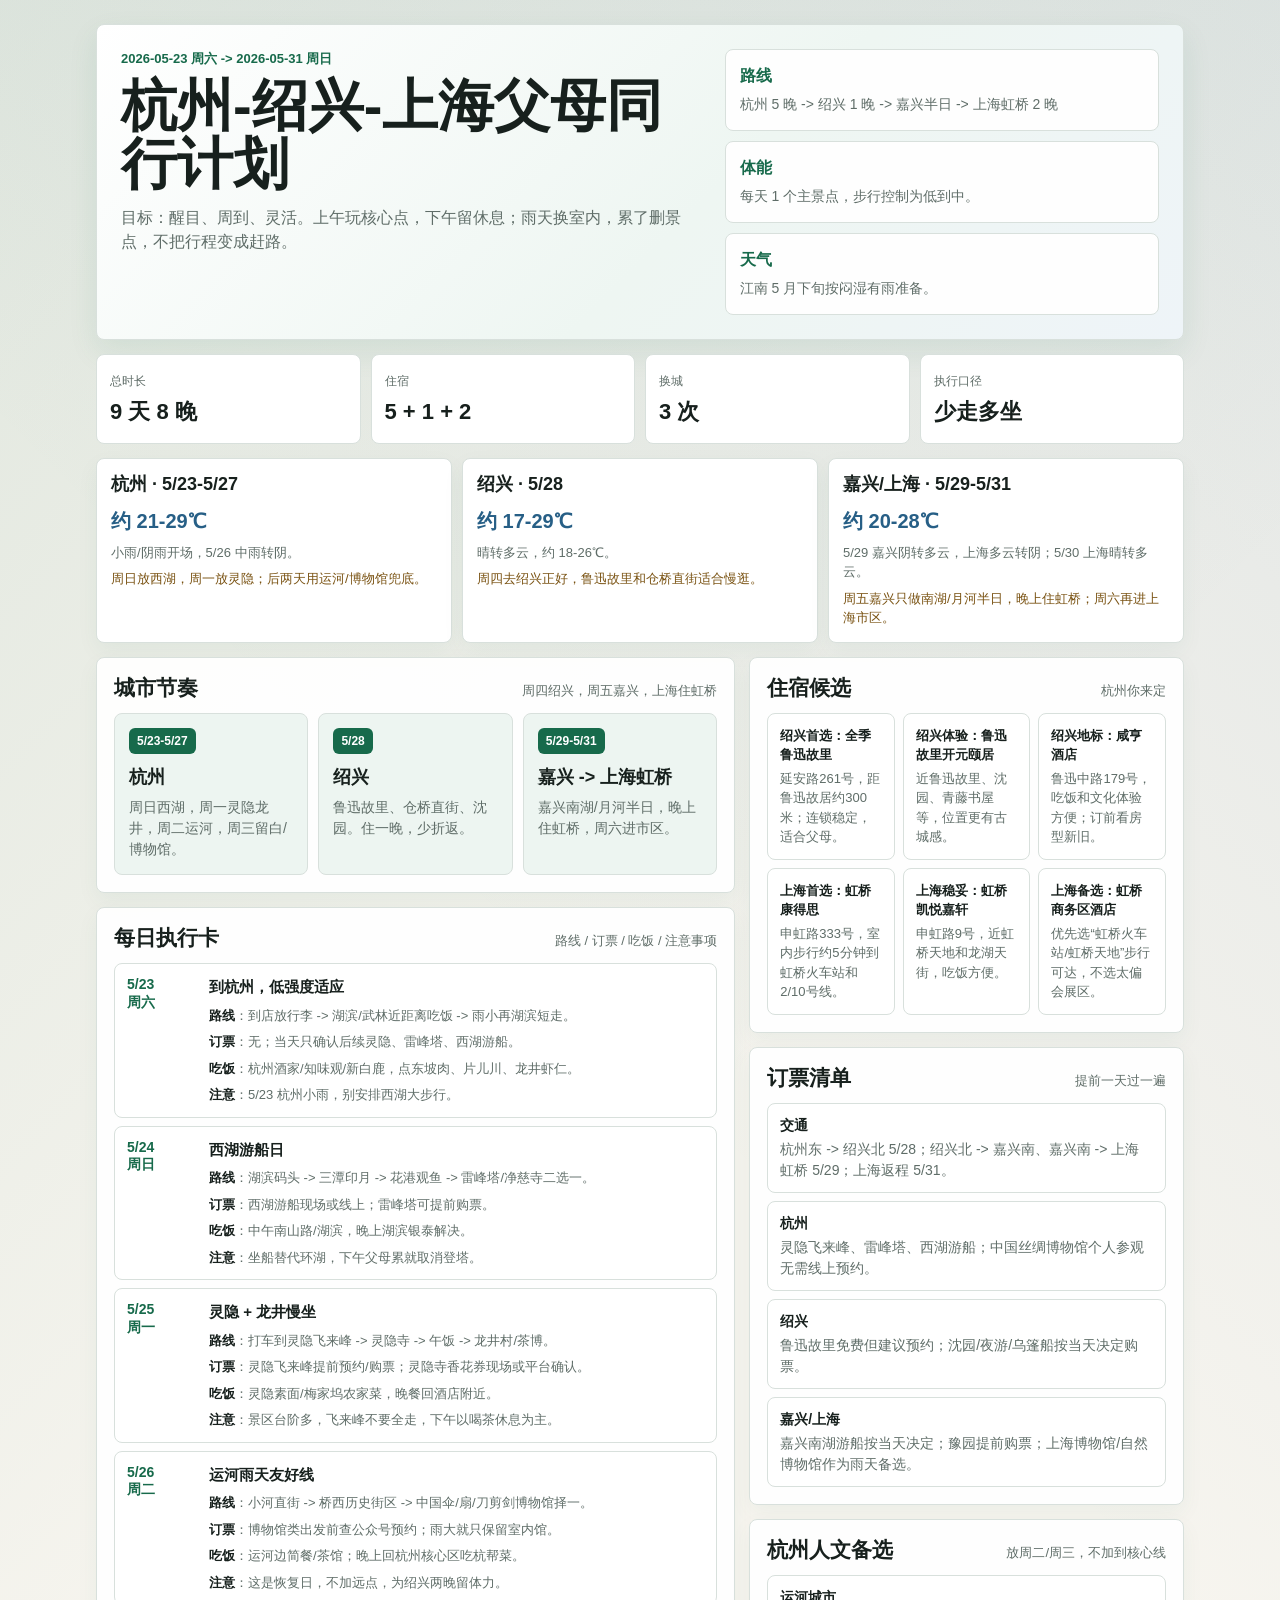
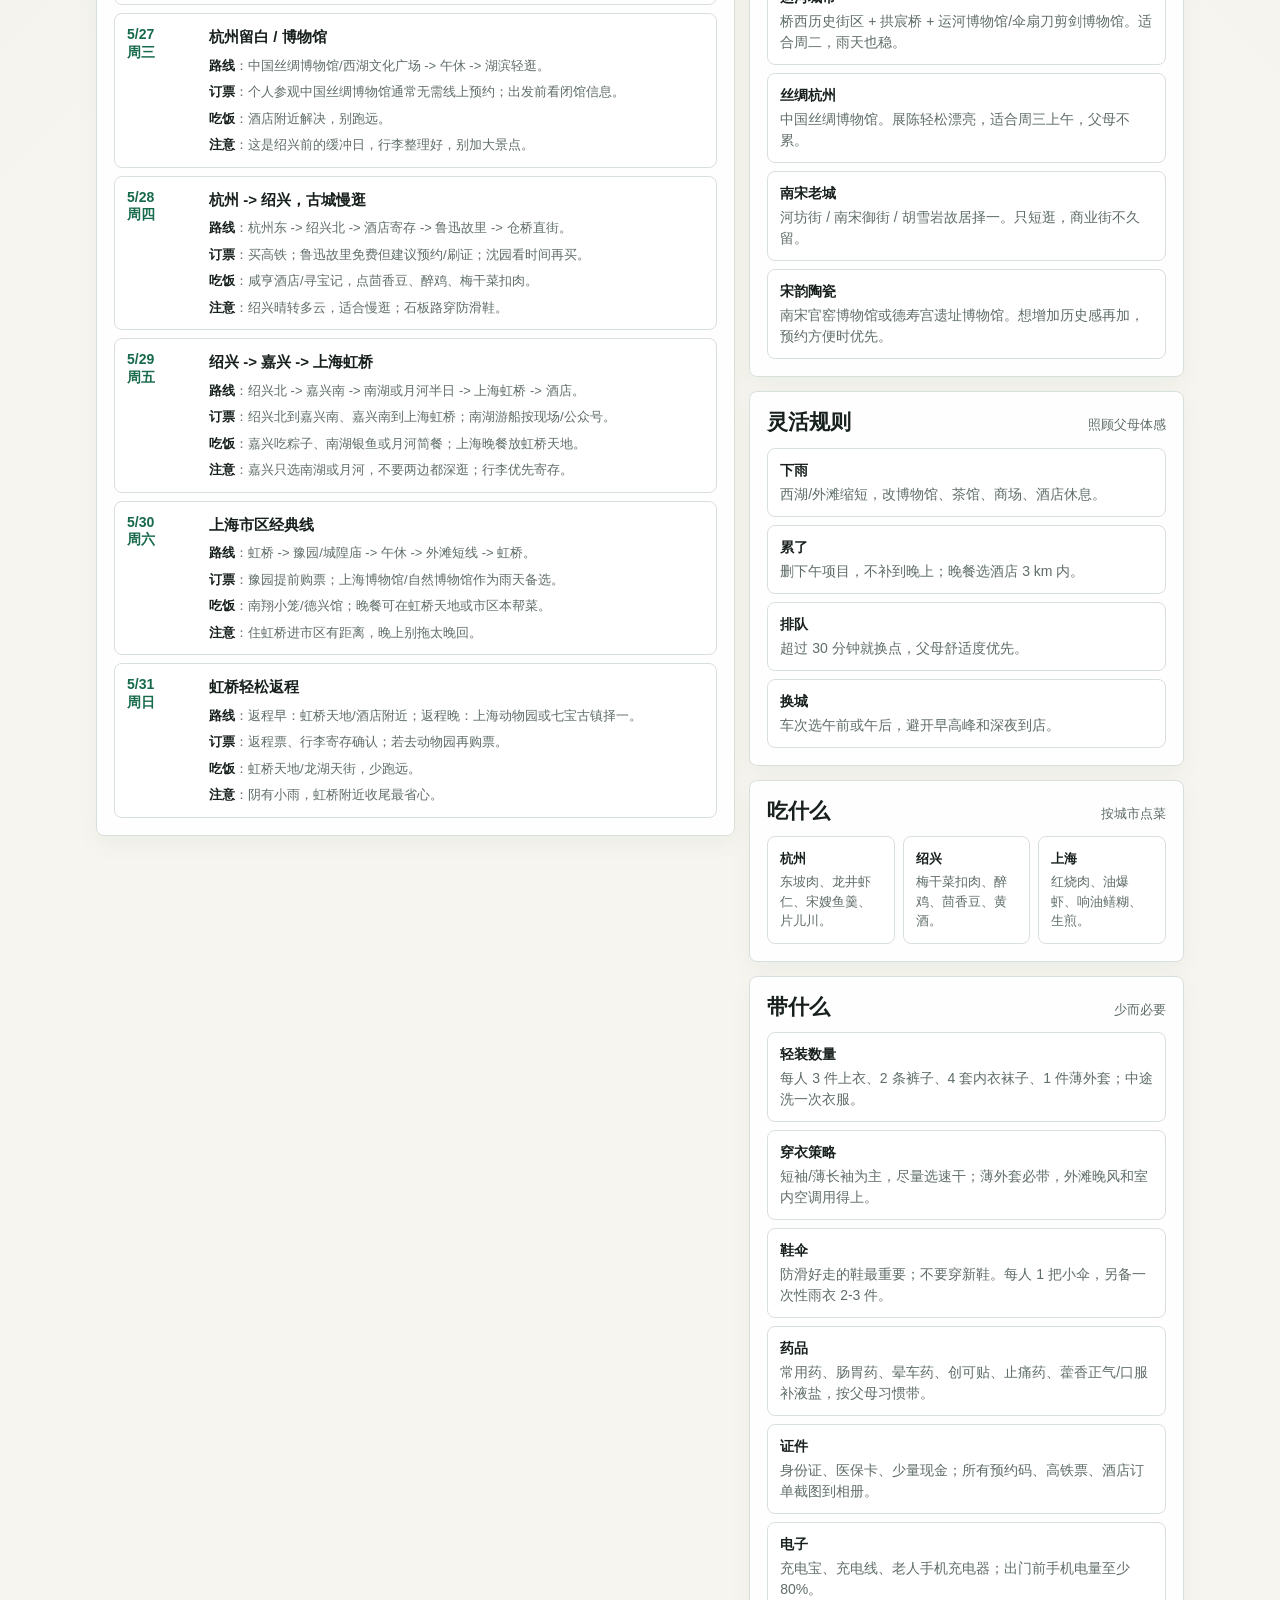
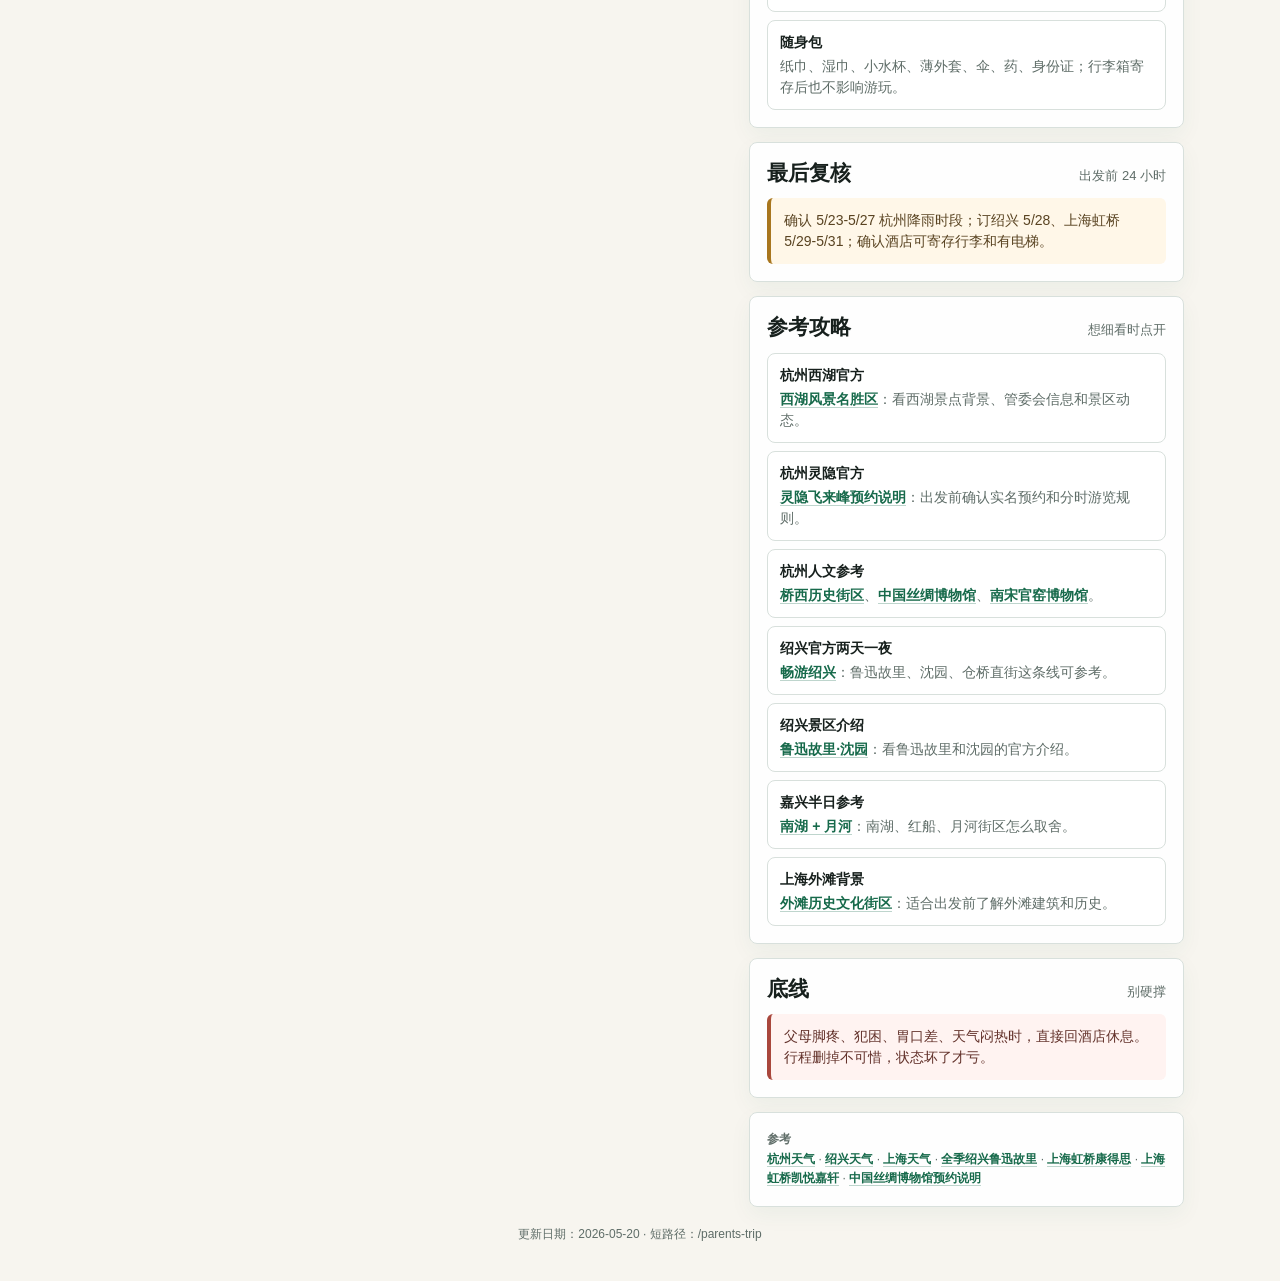
<file: parents-hangzhou-shanghai-2026-05.html>
<!doctype html>
<html lang="zh-CN">
<head>
  <meta charset="utf-8">
  <meta name="viewport" content="width=device-width, initial-scale=1">
  <title>杭州-绍兴-上海父母同行计划 · 2026-05-23</title>
  <style>
    :root {
      color-scheme: light;
      --ink: #17201d;
      --muted: #5f6d68;
      --line: #d8e0dc;
      --paper: #f7f5ef;
      --panel: #ffffff;
      --green: #176a4b;
      --blue: #275f86;
      --gold: #a8761e;
      --red: #a9473c;
      --soft: #edf5f1;
      --warm: #fff7e8;
      --shadow: 0 12px 30px rgba(23, 106, 75, .09);
    }
    * { box-sizing: border-box; }
    body {
      margin: 0;
      font-family: -apple-system, BlinkMacSystemFont, "Segoe UI", "PingFang SC", sans-serif;
      color: var(--ink);
      background:
        linear-gradient(135deg, rgba(23, 106, 75, .10), transparent 32%),
        linear-gradient(225deg, rgba(39, 95, 134, .10), transparent 30%),
        var(--paper);
      line-height: 1.5;
    }
    a { color: var(--green); font-weight: 800; text-decoration: none; border-bottom: 1px solid rgba(23, 106, 75, .28); }
    h1, h2, h3, p, ul { margin: 0; letter-spacing: 0; }
    .page { max-width: 1120px; margin: 0 auto; padding: 24px 16px 38px; }
    .hero {
      display: grid;
      grid-template-columns: 1.15fr .85fr;
      gap: 16px;
      padding: 24px;
      background: linear-gradient(135deg, #fff 0%, #eef6f2 56%, #eef4f8 100%);
      border: 1px solid var(--line);
      border-radius: 8px;
      box-shadow: var(--shadow);
    }
    .eyebrow { color: var(--green); font-size: 13px; font-weight: 850; }
    h1 { margin-top: 8px; font-size: clamp(32px, 8vw, 56px); line-height: 1.05; }
    .lead { margin-top: 12px; max-width: 760px; color: var(--muted); font-size: 16px; }
    .hero-side { display: grid; gap: 10px; }
    .mini {
      padding: 14px;
      background: rgba(255,255,255,.92);
      border: 1px solid var(--line);
      border-radius: 8px;
    }
    .mini strong { display: block; color: var(--green); margin-bottom: 4px; }
    .mini span { color: var(--muted); font-size: 14px; }
    .metrics { display: grid; grid-template-columns: repeat(4, minmax(0, 1fr)); gap: 10px; margin-top: 14px; }
    .metric {
      min-height: 90px;
      padding: 13px;
      background: var(--panel);
      border: 1px solid var(--line);
      border-radius: 8px;
    }
    .metric span { color: var(--muted); font-size: 12px; }
    .metric strong { display: block; margin-top: 8px; font-size: 22px; line-height: 1.1; }
    .weather {
      display: grid;
      grid-template-columns: repeat(3, minmax(0, 1fr));
      gap: 10px;
      margin-top: 14px;
    }
    .weather-card {
      padding: 14px;
      background: #fff;
      border: 1px solid var(--line);
      border-radius: 8px;
      box-shadow: 0 8px 22px rgba(23, 106, 75, .05);
    }
    .weather-card h2 { font-size: 18px; }
    .weather-card p { margin-top: 7px; color: var(--muted); font-size: 13px; }
    .weather-card .temp { margin-top: 10px; color: var(--blue); font-size: 20px; font-weight: 900; }
    .weather-card .warn { color: #7a5313; }
    .layout { display: grid; grid-template-columns: 1.25fr .85fr; gap: 14px; margin-top: 14px; align-items: start; }
    .stack { display: grid; gap: 14px; }
    .panel {
      padding: 17px;
      background: rgba(255,255,255,.94);
      border: 1px solid var(--line);
      border-radius: 8px;
      box-shadow: 0 8px 22px rgba(23, 106, 75, .05);
    }
    .title { display: flex; justify-content: space-between; gap: 12px; align-items: baseline; margin-bottom: 12px; }
    h2 { font-size: 21px; line-height: 1.25; }
    .hint { color: var(--muted); font-size: 13px; white-space: nowrap; }
    .route { display: grid; grid-template-columns: repeat(3, minmax(0, 1fr)); gap: 10px; }
    .city {
      padding: 14px;
      background: var(--soft);
      border: 1px solid var(--line);
      border-radius: 8px;
    }
    .badge {
      display: inline-flex;
      min-height: 26px;
      align-items: center;
      padding: 3px 8px;
      border-radius: 6px;
      color: #fff;
      background: var(--green);
      font-size: 12px;
      font-weight: 850;
    }
    .city h3 { margin-top: 10px; font-size: 18px; }
    .city p { margin-top: 6px; color: var(--muted); font-size: 14px; }
    .days { display: grid; gap: 8px; }
    .day {
      display: grid;
      grid-template-columns: 72px 1fr;
      gap: 10px;
      padding: 12px;
      background: #fff;
      border: 1px solid var(--line);
      border-radius: 8px;
      align-items: start;
    }
    .date { color: var(--green); font-size: 14px; font-weight: 900; line-height: 1.25; }
    .day strong { display: block; font-size: 15px; }
    .day span { display: block; margin-top: 3px; color: var(--muted); font-size: 13px; }
    .plan-lines { display: grid; gap: 7px; }
    .plan-lines p { color: var(--muted); font-size: 13px; }
    .plan-lines b { color: var(--ink); }
    .tag {
      display: inline-flex;
      width: fit-content;
      min-height: 24px;
      align-items: center;
      padding: 2px 7px;
      border-radius: 6px;
      color: #6f4d14;
      background: #f7ecda;
      font-size: 12px;
      font-weight: 850;
    }
    .list { display: grid; gap: 8px; padding: 0; list-style: none; }
    .list li {
      padding: 11px 12px;
      background: #fff;
      border: 1px solid var(--line);
      border-radius: 8px;
      color: var(--muted);
      font-size: 14px;
    }
    .list strong { display: block; color: var(--ink); margin-bottom: 3px; }
    .grid { display: grid; grid-template-columns: repeat(3, minmax(0, 1fr)); gap: 8px; }
    .tile {
      padding: 12px;
      background: #fff;
      border: 1px solid var(--line);
      border-radius: 8px;
      color: var(--muted);
      font-size: 13px;
    }
    .tile strong { display: block; color: var(--ink); margin-bottom: 4px; }
    .rule {
      padding: 12px 13px;
      border-left: 4px solid var(--gold);
      border-radius: 6px;
      background: var(--warm);
      color: #594321;
      font-size: 14px;
    }
    .risk { border-left-color: var(--red); background: #fff3f1; color: #63322b; }
    .source { color: var(--muted); font-size: 12px; line-height: 1.65; }
    footer { padding: 18px 8px 0; color: var(--muted); font-size: 12px; text-align: center; }
    @media (max-width: 860px) {
      .hero, .layout, .metrics, .weather, .route, .grid { grid-template-columns: 1fr; }
      .day { grid-template-columns: 1fr; }
      .hero { padding: 18px; }
      .page { padding: 16px 10px 32px; }
      .hint { white-space: normal; }
    }
  </style>
</head>
<body>
  <div class="page">
    <section class="hero">
      <div>
        <div class="eyebrow">2026-05-23 周六 -> 2026-05-31 周日</div>
        <h1>杭州-绍兴-上海父母同行计划</h1>
        <p class="lead">目标：醒目、周到、灵活。上午玩核心点，下午留休息；雨天换室内，累了删景点，不把行程变成赶路。</p>
      </div>
      <div class="hero-side">
        <div class="mini"><strong>路线</strong><span>杭州 5 晚 -> 绍兴 1 晚 -> 嘉兴半日 -> 上海虹桥 2 晚</span></div>
        <div class="mini"><strong>体能</strong><span>每天 1 个主景点，步行控制为低到中。</span></div>
        <div class="mini"><strong>天气</strong><span>江南 5 月下旬按闷湿有雨准备。</span></div>
      </div>
    </section>

    <section class="metrics">
      <div class="metric"><span>总时长</span><strong>9 天 8 晚</strong></div>
      <div class="metric"><span>住宿</span><strong>5 + 1 + 2</strong></div>
      <div class="metric"><span>换城</span><strong>3 次</strong></div>
      <div class="metric"><span>执行口径</span><strong>少走多坐</strong></div>
    </section>

    <section class="weather">
      <article class="weather-card">
        <h2>杭州 · 5/23-5/27</h2>
        <div class="temp">约 21-29℃</div>
        <p>小雨/阴雨开场，5/26 中雨转阴。</p>
        <p class="warn">周日放西湖，周一放灵隐；后两天用运河/博物馆兜底。</p>
      </article>
      <article class="weather-card">
        <h2>绍兴 · 5/28</h2>
        <div class="temp">约 17-29℃</div>
        <p>晴转多云，约 18-26℃。</p>
        <p class="warn">周四去绍兴正好，鲁迅故里和仓桥直街适合慢逛。</p>
      </article>
      <article class="weather-card">
        <h2>嘉兴/上海 · 5/29-5/31</h2>
        <div class="temp">约 20-28℃</div>
        <p>5/29 嘉兴阴转多云，上海多云转阴；5/30 上海晴转多云。</p>
        <p class="warn">周五嘉兴只做南湖/月河半日，晚上住虹桥；周六再进上海市区。</p>
      </article>
    </section>

    <main class="layout">
      <div class="stack">
        <section class="panel">
          <div class="title"><h2>城市节奏</h2><span class="hint">周四绍兴，周五嘉兴，上海住虹桥</span></div>
          <div class="route">
            <article class="city">
              <span class="badge">5/23-5/27</span>
              <h3>杭州</h3>
              <p>周日西湖，周一灵隐龙井，周二运河，周三留白/博物馆。</p>
            </article>
            <article class="city">
              <span class="badge">5/28</span>
              <h3>绍兴</h3>
              <p>鲁迅故里、仓桥直街、沈园。住一晚，少折返。</p>
            </article>
            <article class="city">
              <span class="badge">5/29-5/31</span>
              <h3>嘉兴 -> 上海虹桥</h3>
              <p>嘉兴南湖/月河半日，晚上住虹桥，周六进市区。</p>
            </article>
          </div>
        </section>

        <section class="panel">
          <div class="title"><h2>每日执行卡</h2><span class="hint">路线 / 订票 / 吃饭 / 注意事项</span></div>
          <div class="days">
            <div class="day"><div class="date">5/23<br>周六</div><div class="plan-lines"><strong>到杭州，低强度适应</strong><p><b>路线</b>：到店放行李 -> 湖滨/武林近距离吃饭 -> 雨小再湖滨短走。</p><p><b>订票</b>：无；当天只确认后续灵隐、雷峰塔、西湖游船。</p><p><b>吃饭</b>：杭州酒家/知味观/新白鹿，点东坡肉、片儿川、龙井虾仁。</p><p><b>注意</b>：5/23 杭州小雨，别安排西湖大步行。</p></div></div>
            <div class="day"><div class="date">5/24<br>周日</div><div class="plan-lines"><strong>西湖游船日</strong><p><b>路线</b>：湖滨码头 -> 三潭印月 -> 花港观鱼 -> 雷峰塔/净慈寺二选一。</p><p><b>订票</b>：西湖游船现场或线上；雷峰塔可提前购票。</p><p><b>吃饭</b>：中午南山路/湖滨，晚上湖滨银泰解决。</p><p><b>注意</b>：坐船替代环湖，下午父母累就取消登塔。</p></div></div>
            <div class="day"><div class="date">5/25<br>周一</div><div class="plan-lines"><strong>灵隐 + 龙井慢坐</strong><p><b>路线</b>：打车到灵隐飞来峰 -> 灵隐寺 -> 午饭 -> 龙井村/茶博。</p><p><b>订票</b>：灵隐飞来峰提前预约/购票；灵隐寺香花券现场或平台确认。</p><p><b>吃饭</b>：灵隐素面/梅家坞农家菜，晚餐回酒店附近。</p><p><b>注意</b>：景区台阶多，飞来峰不要全走，下午以喝茶休息为主。</p></div></div>
            <div class="day"><div class="date">5/26<br>周二</div><div class="plan-lines"><strong>运河雨天友好线</strong><p><b>路线</b>：小河直街 -> 桥西历史街区 -> 中国伞/扇/刀剪剑博物馆择一。</p><p><b>订票</b>：博物馆类出发前查公众号预约；雨大就只保留室内馆。</p><p><b>吃饭</b>：运河边简餐/茶馆；晚上回杭州核心区吃杭帮菜。</p><p><b>注意</b>：这是恢复日，不加远点，为绍兴两晚留体力。</p></div></div>
            <div class="day"><div class="date">5/27<br>周三</div><div class="plan-lines"><strong>杭州留白 / 博物馆</strong><p><b>路线</b>：中国丝绸博物馆/西湖文化广场 -> 午休 -> 湖滨轻逛。</p><p><b>订票</b>：个人参观中国丝绸博物馆通常无需线上预约；出发前看闭馆信息。</p><p><b>吃饭</b>：酒店附近解决，别跑远。</p><p><b>注意</b>：这是绍兴前的缓冲日，行李整理好，别加大景点。</p></div></div>
            <div class="day"><div class="date">5/28<br>周四</div><div class="plan-lines"><strong>杭州 -> 绍兴，古城慢逛</strong><p><b>路线</b>：杭州东 -> 绍兴北 -> 酒店寄存 -> 鲁迅故里 -> 仓桥直街。</p><p><b>订票</b>：买高铁；鲁迅故里免费但建议预约/刷证；沈园看时间再买。</p><p><b>吃饭</b>：咸亨酒店/寻宝记，点茴香豆、醉鸡、梅干菜扣肉。</p><p><b>注意</b>：绍兴晴转多云，适合慢逛；石板路穿防滑鞋。</p></div></div>
            <div class="day"><div class="date">5/29<br>周五</div><div class="plan-lines"><strong>绍兴 -> 嘉兴 -> 上海虹桥</strong><p><b>路线</b>：绍兴北 -> 嘉兴南 -> 南湖或月河半日 -> 上海虹桥 -> 酒店。</p><p><b>订票</b>：绍兴北到嘉兴南、嘉兴南到上海虹桥；南湖游船按现场/公众号。</p><p><b>吃饭</b>：嘉兴吃粽子、南湖银鱼或月河简餐；上海晚餐放虹桥天地。</p><p><b>注意</b>：嘉兴只选南湖或月河，不要两边都深逛；行李优先寄存。</p></div></div>
            <div class="day"><div class="date">5/30<br>周六</div><div class="plan-lines"><strong>上海市区经典线</strong><p><b>路线</b>：虹桥 -> 豫园/城隍庙 -> 午休 -> 外滩短线 -> 虹桥。</p><p><b>订票</b>：豫园提前购票；上海博物馆/自然博物馆作为雨天备选。</p><p><b>吃饭</b>：南翔小笼/德兴馆；晚餐可在虹桥天地或市区本帮菜。</p><p><b>注意</b>：住虹桥进市区有距离，晚上别拖太晚回。</p></div></div>
            <div class="day"><div class="date">5/31<br>周日</div><div class="plan-lines"><strong>虹桥轻松返程</strong><p><b>路线</b>：返程早：虹桥天地/酒店附近；返程晚：上海动物园或七宝古镇择一。</p><p><b>订票</b>：返程票、行李寄存确认；若去动物园再购票。</p><p><b>吃饭</b>：虹桥天地/龙湖天街，少跑远。</p><p><b>注意</b>：阴有小雨，虹桥附近收尾最省心。</p></div></div>
          </div>
        </section>
      </div>

      <aside class="stack">
        <section class="panel">
          <div class="title"><h2>住宿候选</h2><span class="hint">杭州你来定</span></div>
          <div class="grid">
            <div class="tile"><strong>绍兴首选：全季鲁迅故里</strong>延安路261号，距鲁迅故居约300米；连锁稳定，适合父母。</div>
            <div class="tile"><strong>绍兴体验：鲁迅故里开元颐居</strong>近鲁迅故里、沈园、青藤书屋等，位置更有古城感。</div>
            <div class="tile"><strong>绍兴地标：咸亨酒店</strong>鲁迅中路179号，吃饭和文化体验方便；订前看房型新旧。</div>
            <div class="tile"><strong>上海首选：虹桥康得思</strong>申虹路333号，室内步行约5分钟到虹桥火车站和2/10号线。</div>
            <div class="tile"><strong>上海稳妥：虹桥凯悦嘉轩</strong>申虹路9号，近虹桥天地和龙湖天街，吃饭方便。</div>
            <div class="tile"><strong>上海备选：虹桥商务区酒店</strong>优先选“虹桥火车站/虹桥天地”步行可达，不选太偏会展区。</div>
          </div>
        </section>

        <section class="panel">
          <div class="title"><h2>订票清单</h2><span class="hint">提前一天过一遍</span></div>
          <ul class="list">
            <li><strong>交通</strong>杭州东 -> 绍兴北 5/28；绍兴北 -> 嘉兴南、嘉兴南 -> 上海虹桥 5/29；上海返程 5/31。</li>
            <li><strong>杭州</strong>灵隐飞来峰、雷峰塔、西湖游船；中国丝绸博物馆个人参观无需线上预约。</li>
            <li><strong>绍兴</strong>鲁迅故里免费但建议预约；沈园/夜游/乌篷船按当天决定购票。</li>
            <li><strong>嘉兴/上海</strong>嘉兴南湖游船按当天决定；豫园提前购票；上海博物馆/自然博物馆作为雨天备选。</li>
          </ul>
        </section>

        <section class="panel">
          <div class="title"><h2>杭州人文备选</h2><span class="hint">放周二/周三，不加到核心线</span></div>
          <ul class="list">
            <li><strong>运河城市</strong>桥西历史街区 + 拱宸桥 + 运河博物馆/伞扇刀剪剑博物馆。适合周二，雨天也稳。</li>
            <li><strong>丝绸杭州</strong>中国丝绸博物馆。展陈轻松漂亮，适合周三上午，父母不累。</li>
            <li><strong>南宋老城</strong>河坊街 / 南宋御街 / 胡雪岩故居择一。只短逛，商业街不久留。</li>
            <li><strong>宋韵陶瓷</strong>南宋官窑博物馆或德寿宫遗址博物馆。想增加历史感再加，预约方便时优先。</li>
          </ul>
        </section>

        <section class="panel">
          <div class="title"><h2>灵活规则</h2><span class="hint">照顾父母体感</span></div>
          <ul class="list">
            <li><strong>下雨</strong>西湖/外滩缩短，改博物馆、茶馆、商场、酒店休息。</li>
            <li><strong>累了</strong>删下午项目，不补到晚上；晚餐选酒店 3 km 内。</li>
            <li><strong>排队</strong>超过 30 分钟就换点，父母舒适度优先。</li>
            <li><strong>换城</strong>车次选午前或午后，避开早高峰和深夜到店。</li>
          </ul>
        </section>

        <section class="panel">
          <div class="title"><h2>吃什么</h2><span class="hint">按城市点菜</span></div>
          <div class="grid">
            <div class="tile"><strong>杭州</strong>东坡肉、龙井虾仁、宋嫂鱼羹、片儿川。</div>
            <div class="tile"><strong>绍兴</strong>梅干菜扣肉、醉鸡、茴香豆、黄酒。</div>
            <div class="tile"><strong>上海</strong>红烧肉、油爆虾、响油鳝糊、生煎。</div>
          </div>
        </section>

        <section class="panel">
          <div class="title"><h2>带什么</h2><span class="hint">少而必要</span></div>
          <ul class="list">
            <li><strong>轻装数量</strong>每人 3 件上衣、2 条裤子、4 套内衣袜子、1 件薄外套；中途洗一次衣服。</li>
            <li><strong>穿衣策略</strong>短袖/薄长袖为主，尽量选速干；薄外套必带，外滩晚风和室内空调用得上。</li>
            <li><strong>鞋伞</strong>防滑好走的鞋最重要；不要穿新鞋。每人 1 把小伞，另备一次性雨衣 2-3 件。</li>
            <li><strong>药品</strong>常用药、肠胃药、晕车药、创可贴、止痛药、藿香正气/口服补液盐，按父母习惯带。</li>
            <li><strong>证件</strong>身份证、医保卡、少量现金；所有预约码、高铁票、酒店订单截图到相册。</li>
            <li><strong>电子</strong>充电宝、充电线、老人手机充电器；出门前手机电量至少 80%。</li>
            <li><strong>随身包</strong>纸巾、湿巾、小水杯、薄外套、伞、药、身份证；行李箱寄存后也不影响游玩。</li>
          </ul>
        </section>

        <section class="panel">
          <div class="title"><h2>最后复核</h2><span class="hint">出发前 24 小时</span></div>
          <div class="rule">确认 5/23-5/27 杭州降雨时段；订绍兴 5/28、上海虹桥 5/29-5/31；确认酒店可寄存行李和有电梯。</div>
        </section>

        <section class="panel">
          <div class="title"><h2>参考攻略</h2><span class="hint">想细看时点开</span></div>
          <ul class="list">
            <li><strong>杭州西湖官方</strong><a href="https://westlake.hangzhou.gov.cn/">西湖风景名胜区</a>：看西湖景点背景、管委会信息和景区动态。</li>
            <li><strong>杭州灵隐官方</strong><a href="https://www.lingyinsi.com/detail_57_19455.html">灵隐飞来峰预约说明</a>：出发前确认实名预约和分时游览规则。</li>
            <li><strong>杭州人文参考</strong><a href="https://www.canal-museum.cn/news/1351">桥西历史街区</a>、<a href="https://ct.zj.gov.cn/art/2019/8/5/art_1671969_36385240.html">中国丝绸博物馆</a>、<a href="https://ct.zj.gov.cn/art/2019/8/5/art_1664685_36385254.html">南宋官窑博物馆</a>。</li>
            <li><strong>绍兴官方两天一夜</strong><a href="https://sxwg.sx.gov.cn/art/2023/1/6/art_1229535165_58944093.html">畅游绍兴</a>：鲁迅故里、沈园、仓桥直街这条线可参考。</li>
            <li><strong>绍兴景区介绍</strong><a href="https://www.shaoxingtour.cn/rwjq/lxgl_syjq.htm">鲁迅故里·沈园</a>：看鲁迅故里和沈园的官方介绍。</li>
            <li><strong>嘉兴半日参考</strong><a href="https://www.loongwander.com/zh-CN/article/nanhu-lake-tourist-area">南湖 + 月河</a>：南湖、红船、月河街区怎么取舍。</li>
            <li><strong>上海外滩背景</strong><a href="https://english.shanghai.gov.cn/en-HeritageZones/20231208/f2ac293f546a4d32aba936f2e733a47c.html">外滩历史文化街区</a>：适合出发前了解外滩建筑和历史。</li>
          </ul>
        </section>

        <section class="panel">
          <div class="title"><h2>底线</h2><span class="hint">别硬撑</span></div>
          <div class="rule risk">父母脚疼、犯困、胃口差、天气闷热时，直接回酒店休息。行程删掉不可惜，状态坏了才亏。</div>
        </section>

        <section class="panel source">
          <strong>参考</strong><br>
          <a href="https://www.tianqi24.com/hangzhou/">杭州天气</a> ·
          <a href="https://www.tianqi24.com/shaoxing/">绍兴天气</a> ·
          <a href="https://www.tianqi24.com/shanghai/">上海天气</a> ·
          <a href="https://www.iinhotel.com/1829738">全季绍兴鲁迅故里</a> ·
          <a href="https://www.cordishotels.com/sc/shanghai-hongqiao/">上海虹桥康得思</a> ·
          <a href="https://m.hyattplacehongqiao.cn/">上海虹桥凯悦嘉轩</a> ·
          <a href="https://www.chinasilkmuseum.com/cgjyy/index_6.aspx">中国丝绸博物馆预约说明</a>
        </section>
      </aside>
    </main>

    <footer>更新日期：2026-05-20 · 短路径：/parents-trip</footer>
  </div>
</body>
</html>
</file>
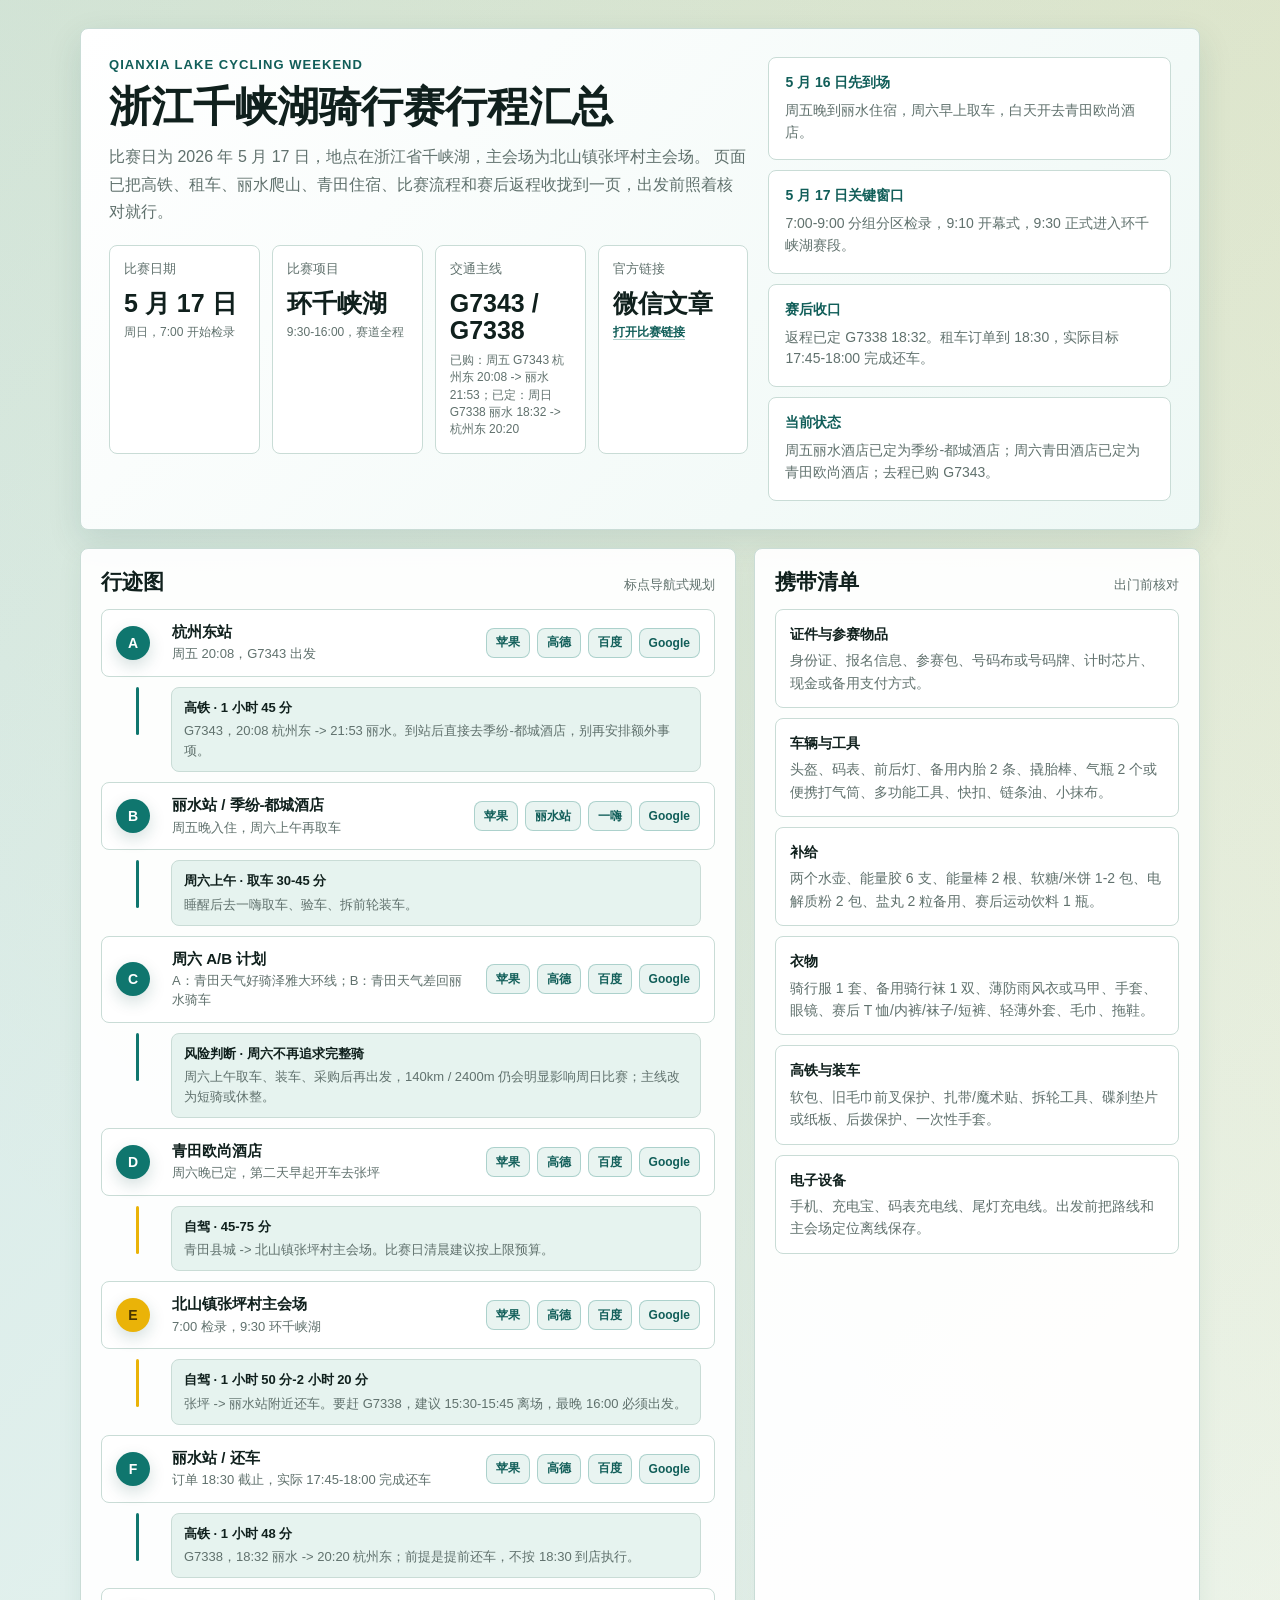
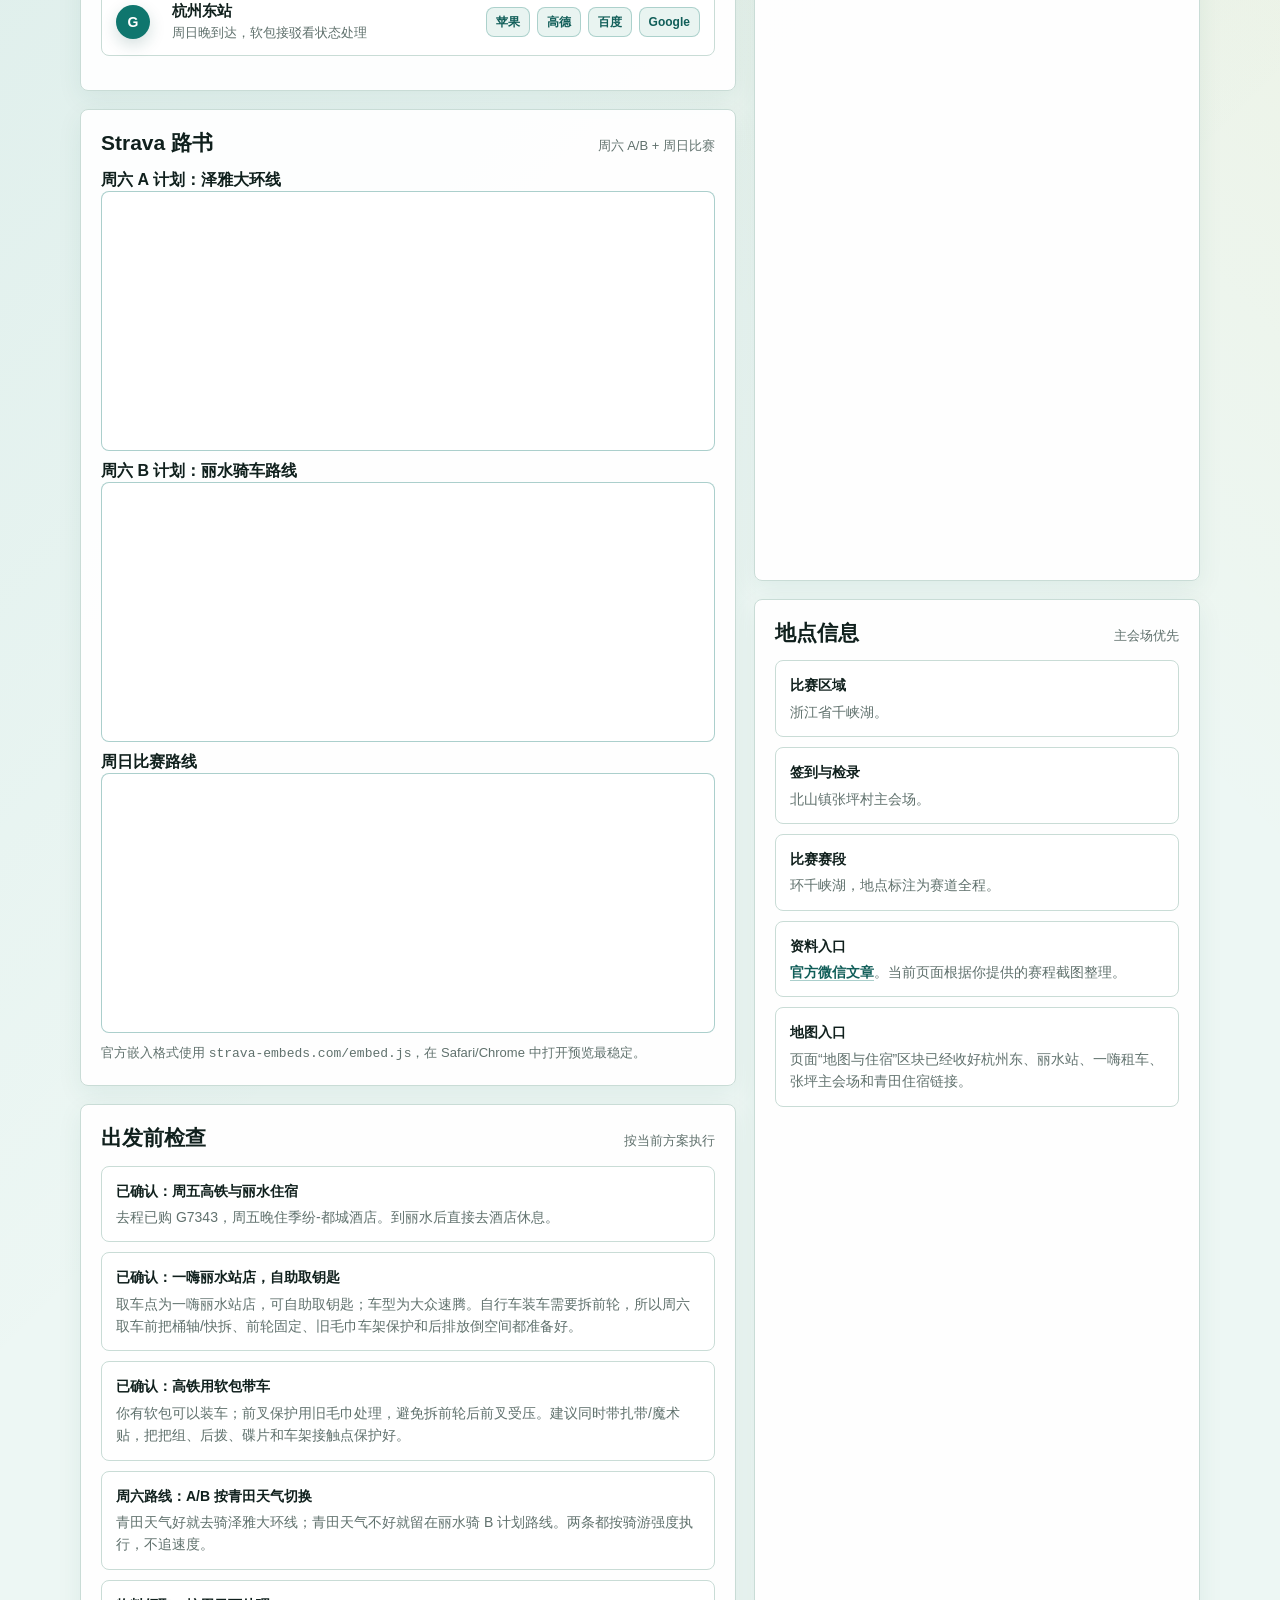
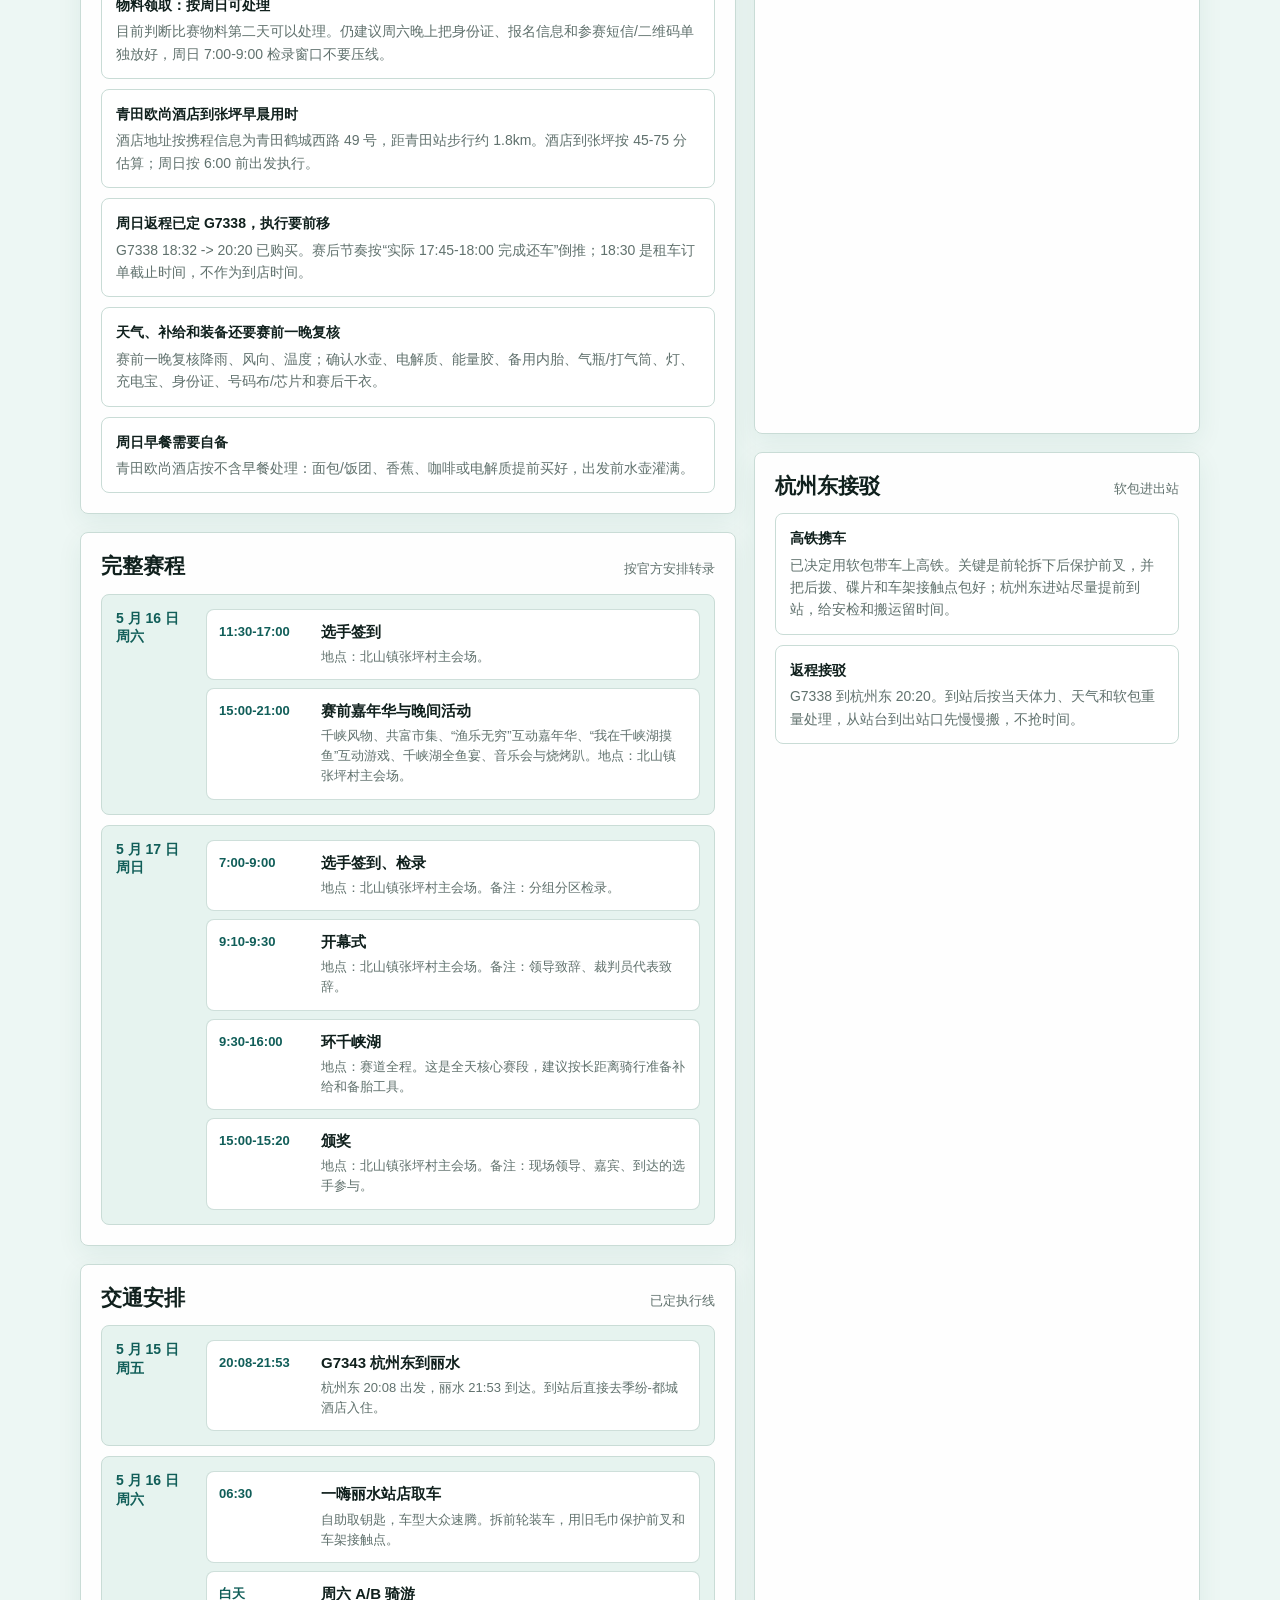
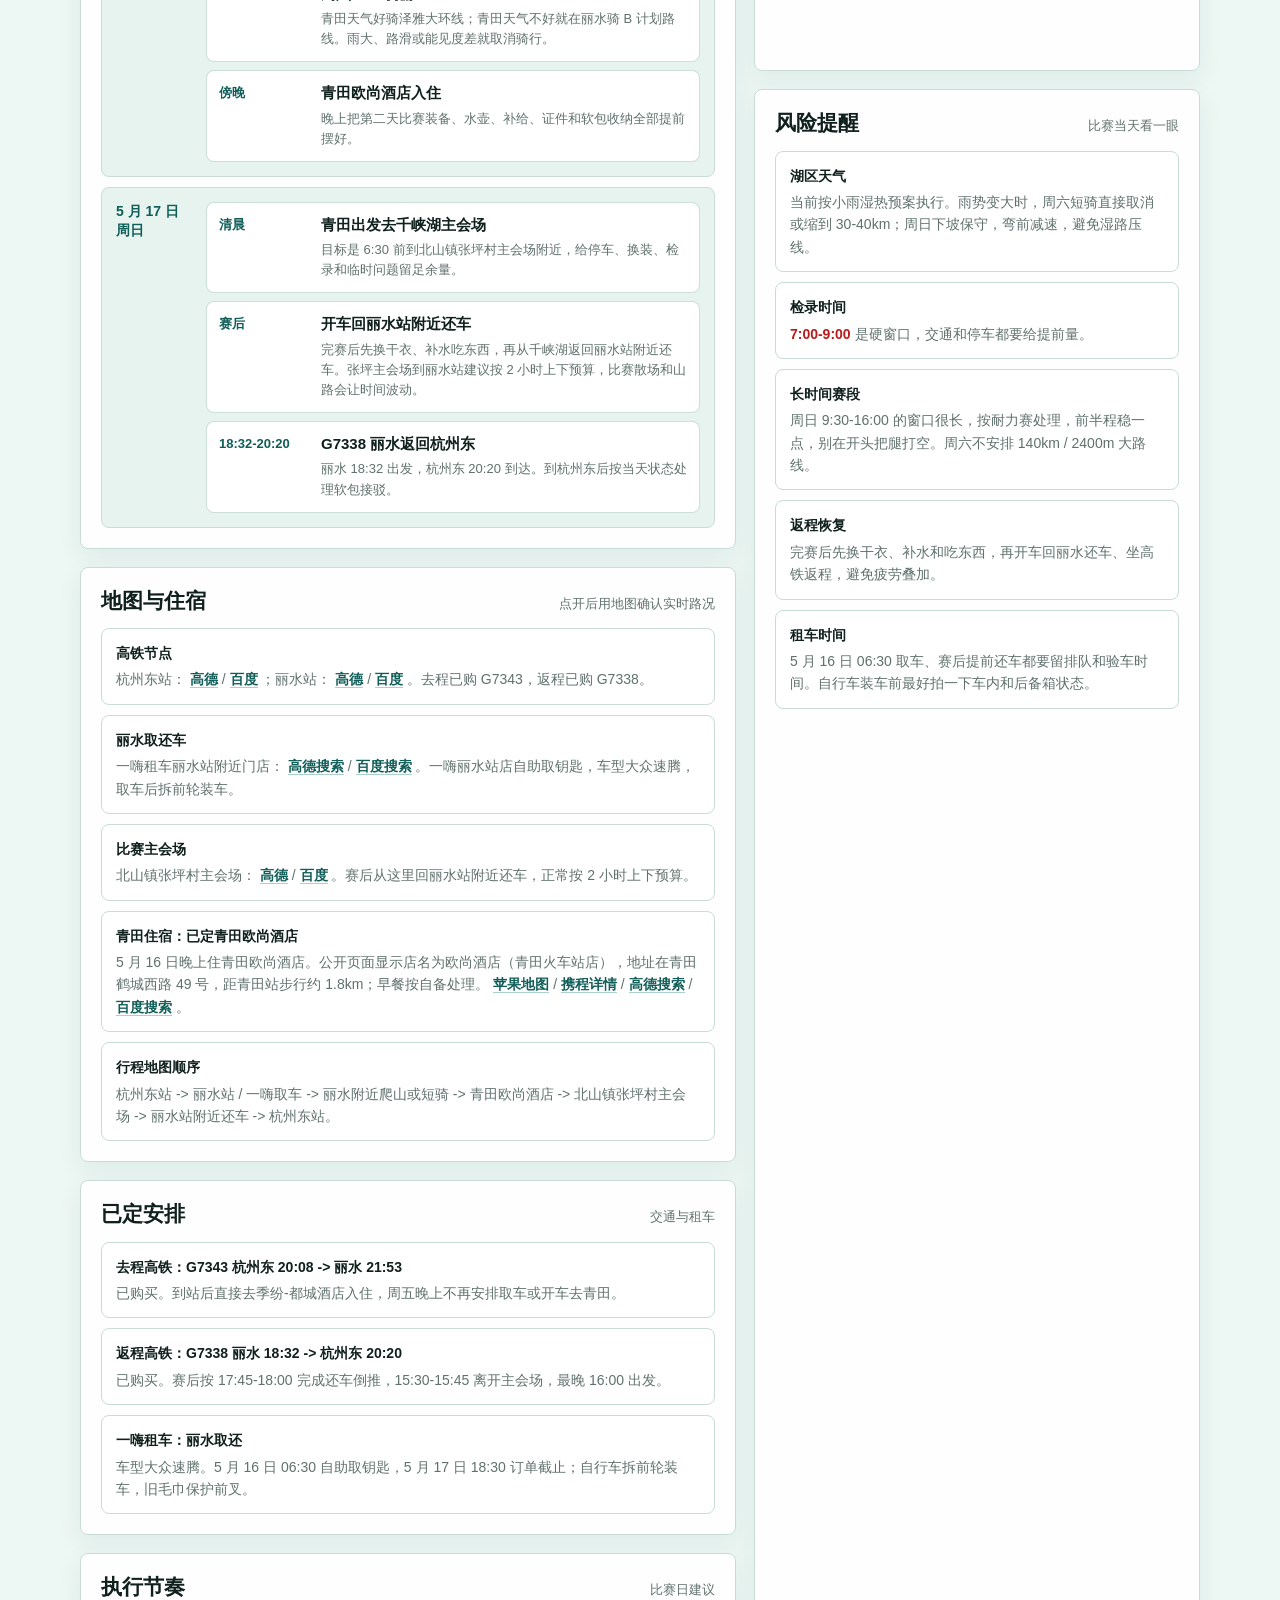
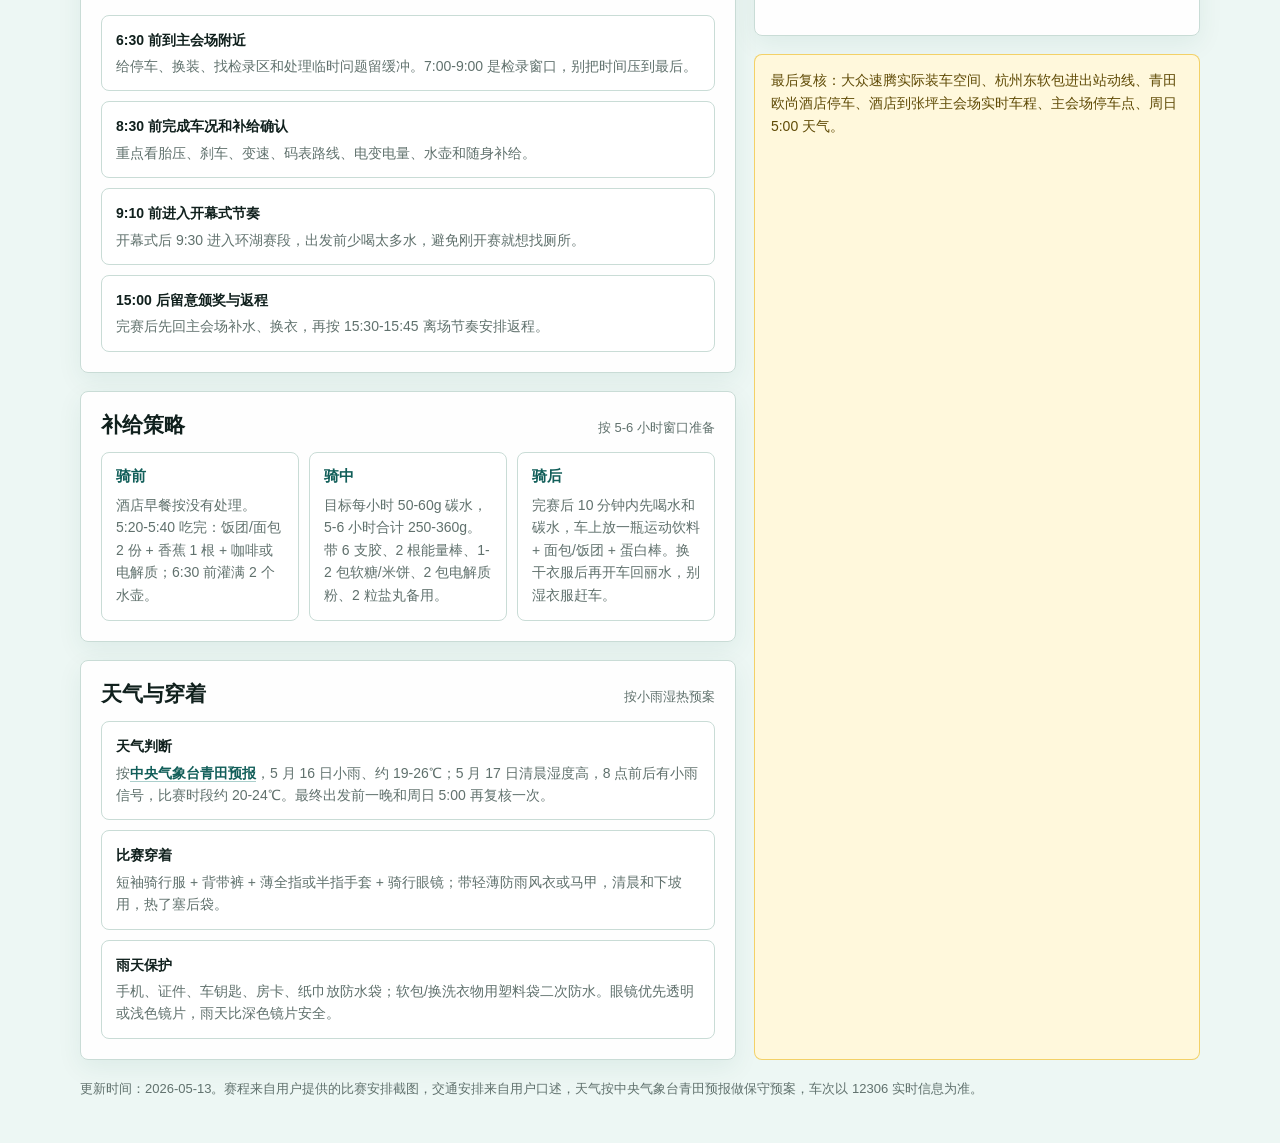
<file: qianxia-lake-cycling-2026-05-17.html>
<!DOCTYPE html>
<html lang="zh-CN">
<head>
  <meta charset="UTF-8" />
  <meta name="viewport" content="width=device-width, initial-scale=1.0" />
  <title>千峡湖骑行赛行程 · 2026-05-17</title>
  <style>
    :root {
      --bg: #edf7f4;
      --ink: #10201d;
      --muted: #60716d;
      --panel: #ffffff;
      --line: #c9dcd6;
      --lake: #0f766e;
      --lake-dark: #115e59;
      --leaf: #4d7c0f;
      --sun: #eab308;
      --alert: #b91c1c;
      --soft: #e6f3ef;
      --shadow: 0 12px 34px rgba(14, 78, 70, 0.12);
    }

    * { box-sizing: border-box; }

    body {
      margin: 0;
      color: var(--ink);
      font-family: "Segoe UI", "PingFang SC", "Hiragino Sans GB", sans-serif;
      background:
        linear-gradient(135deg, rgba(15, 118, 110, 0.12), transparent 34%),
        linear-gradient(225deg, rgba(234, 179, 8, 0.14), transparent 28%),
        var(--bg);
    }

    a {
      color: var(--lake-dark);
      font-weight: 700;
      text-decoration: none;
      border-bottom: 1px solid rgba(15, 118, 110, 0.35);
    }

    .page {
      max-width: 1160px;
      margin: 0 auto;
      padding: 28px 20px 44px;
    }

    .hero {
      display: grid;
      grid-template-columns: 1.35fr 0.85fr;
      gap: 20px;
      align-items: stretch;
      padding: 28px;
      background: linear-gradient(135deg, #ffffff 0%, #eef8f5 100%);
      border: 1px solid var(--line);
      border-radius: 8px;
      box-shadow: var(--shadow);
    }

    .eyebrow {
      color: var(--lake-dark);
      font-size: 13px;
      font-weight: 800;
      letter-spacing: 0.08em;
      text-transform: uppercase;
    }

    h1, h2, h3, p, ul {
      margin: 0;
    }

    h1 {
      margin-top: 12px;
      font-size: 42px;
      line-height: 1.08;
      letter-spacing: 0;
    }

    .sub {
      max-width: 760px;
      margin-top: 14px;
      color: var(--muted);
      font-size: 16px;
      line-height: 1.7;
    }

    .hero-side {
      display: grid;
      gap: 10px;
    }

    .status {
      display: grid;
      gap: 8px;
      padding: 16px;
      background: var(--panel);
      border: 1px solid var(--line);
      border-radius: 8px;
    }

    .status strong {
      color: var(--lake-dark);
      font-size: 14px;
    }

    .status span {
      color: var(--muted);
      font-size: 14px;
      line-height: 1.55;
    }

    .metrics {
      display: grid;
      grid-template-columns: repeat(4, minmax(0, 1fr));
      gap: 12px;
      margin-top: 20px;
    }

    .metric {
      min-height: 104px;
      padding: 14px;
      background: var(--panel);
      border: 1px solid var(--line);
      border-radius: 8px;
    }

    .metric .label {
      color: var(--muted);
      font-size: 13px;
      margin-bottom: 12px;
    }

    .metric .value {
      font-size: 25px;
      font-weight: 850;
      line-height: 1.1;
    }

    .metric .note {
      margin-top: 7px;
      color: var(--muted);
      font-size: 12px;
      line-height: 1.45;
    }

    .layout {
      display: grid;
      grid-template-columns: 1.25fr 0.85fr;
      gap: 18px;
      margin-top: 18px;
    }

    .stack {
      display: grid;
      gap: 18px;
    }

    .panel {
      padding: 20px;
      background: rgba(255, 255, 255, 0.94);
      border: 1px solid var(--line);
      border-radius: 8px;
      box-shadow: 0 8px 26px rgba(14, 78, 70, 0.07);
    }

    .title-row {
      display: flex;
      justify-content: space-between;
      gap: 16px;
      align-items: baseline;
      margin-bottom: 14px;
    }

    .title-row h2 {
      font-size: 21px;
      line-height: 1.25;
    }

    .title-row span {
      color: var(--muted);
      font-size: 13px;
      white-space: nowrap;
    }

    .timeline {
      display: grid;
      gap: 10px;
    }

    .day {
      display: grid;
      grid-template-columns: 78px 1fr;
      gap: 12px;
      align-items: start;
      padding: 14px;
      background: var(--soft);
      border: 1px solid var(--line);
      border-radius: 8px;
    }

    .date {
      color: var(--lake-dark);
      font-size: 14px;
      font-weight: 850;
      line-height: 1.35;
    }

    .events {
      display: grid;
      gap: 8px;
    }

    .event {
      display: grid;
      grid-template-columns: 92px 1fr;
      gap: 10px;
      padding: 12px;
      background: #ffffff;
      border: 1px solid rgba(201, 220, 214, 0.9);
      border-radius: 8px;
    }

    .time {
      color: var(--lake-dark);
      font-size: 13px;
      font-weight: 850;
      line-height: 1.5;
    }

    .event h3 {
      font-size: 15px;
      line-height: 1.35;
      margin-bottom: 5px;
    }

    .event p {
      color: var(--muted);
      font-size: 13px;
      line-height: 1.55;
    }

    .list {
      display: grid;
      gap: 10px;
      padding: 0;
      list-style: none;
    }

    .list li {
      padding: 13px 14px;
      background: #ffffff;
      border: 1px solid var(--line);
      border-radius: 8px;
      color: var(--muted);
      font-size: 14px;
      line-height: 1.6;
    }

    .list strong {
      display: block;
      color: var(--ink);
      font-size: 14px;
      margin-bottom: 4px;
    }

    .prep-grid {
      display: grid;
      grid-template-columns: repeat(3, minmax(0, 1fr));
      gap: 10px;
    }

    .journey-map {
      display: grid;
      gap: 10px;
    }

    .nav-map {
      display: grid;
      gap: 10px;
      margin-bottom: 14px;
    }

    .nav-stop {
      display: grid;
      grid-template-columns: 44px 1fr auto;
      gap: 12px;
      align-items: center;
      padding: 12px 14px;
      background: #ffffff;
      border: 1px solid var(--line);
      border-radius: 8px;
    }

    .marker {
      width: 34px;
      height: 34px;
      border-radius: 999px;
      display: inline-grid;
      place-items: center;
      color: #ffffff;
      background: var(--lake);
      font-weight: 900;
      font-size: 14px;
      box-shadow: 0 6px 16px rgba(14, 78, 70, 0.18);
    }

    .marker.warn-marker {
      color: #4a3500;
      background: var(--sun);
    }

    .stop-text strong {
      display: block;
      font-size: 15px;
      line-height: 1.35;
    }

    .stop-text span {
      display: block;
      margin-top: 3px;
      color: var(--muted);
      font-size: 13px;
      line-height: 1.45;
    }

    .stop-links {
      display: flex;
      flex-wrap: wrap;
      justify-content: flex-end;
      gap: 7px;
    }

    .map-link {
      display: inline-flex;
      align-items: center;
      min-height: 30px;
      padding: 5px 9px;
      border: 1px solid rgba(15, 118, 110, 0.28);
      border-radius: 8px;
      color: var(--lake-dark);
      background: rgba(230, 243, 239, 0.85);
      font-size: 12px;
      font-weight: 800;
      text-decoration: none;
    }

    .nav-leg {
      display: grid;
      grid-template-columns: 44px 1fr;
      gap: 12px;
      align-items: start;
      padding: 0 14px;
    }

    .leg-line {
      justify-self: center;
      width: 3px;
      min-height: 48px;
      border-radius: 999px;
      background: var(--lake);
    }

    .leg-line.warn-line {
      background: var(--sun);
    }

    .leg-card {
      padding: 10px 12px;
      background: var(--soft);
      border: 1px solid var(--line);
      border-radius: 8px;
      color: var(--muted);
      font-size: 13px;
      line-height: 1.55;
    }

    .leg-card strong {
      display: block;
      color: var(--ink);
      font-size: 13px;
      margin-bottom: 3px;
    }

    .strava-tools {
      display: grid;
      gap: 10px;
    }

    .strava-input-row {
      display: grid;
      grid-template-columns: 1fr auto;
      gap: 10px;
    }

    .strava-input-row input {
      width: 100%;
      min-height: 40px;
      padding: 8px 10px;
      border: 1px solid var(--line);
      border-radius: 8px;
      color: var(--ink);
      background: #ffffff;
      font-size: 14px;
    }

    .strava-input-row button {
      min-height: 40px;
      padding: 8px 14px;
      border: 1px solid rgba(15, 118, 110, 0.35);
      border-radius: 8px;
      color: #ffffff;
      background: var(--lake);
      font-size: 14px;
      font-weight: 800;
      cursor: pointer;
    }

    .strava-preview {
      min-height: 260px;
      display: grid;
      place-items: center;
      padding: 14px;
      border: 1px dashed rgba(15, 118, 110, 0.35);
      border-radius: 8px;
      background: rgba(230, 243, 239, 0.55);
      color: var(--muted);
      font-size: 14px;
      line-height: 1.65;
      text-align: center;
    }

    .strava-preview.has-route {
      display: block;
      padding: 0;
      border-style: solid;
      background: #ffffff;
      text-align: left;
    }

    .strava-hint {
      color: var(--muted);
      font-size: 13px;
      line-height: 1.6;
    }

    .journey-step {
      display: grid;
      grid-template-columns: 150px 1fr;
      gap: 12px;
      align-items: stretch;
    }

    .journey-place {
      padding: 13px 14px;
      background: #ffffff;
      border: 1px solid var(--line);
      border-radius: 8px;
      display: grid;
      align-content: center;
      min-height: 76px;
    }

    .journey-place strong {
      display: block;
      font-size: 15px;
      line-height: 1.35;
    }

    .journey-place span {
      margin-top: 5px;
      color: var(--muted);
      font-size: 12px;
      line-height: 1.45;
    }

    .journey-leg {
      position: relative;
      padding: 13px 14px 13px 22px;
      background: linear-gradient(90deg, rgba(15, 118, 110, 0.1), rgba(255, 255, 255, 0.92));
      border: 1px solid var(--line);
      border-radius: 8px;
      display: grid;
      align-content: center;
      min-height: 76px;
    }

    .journey-leg::before {
      content: "";
      position: absolute;
      left: 10px;
      top: 16px;
      bottom: 16px;
      width: 3px;
      border-radius: 999px;
      background: var(--lake);
    }

    .journey-leg strong {
      display: block;
      font-size: 14px;
      line-height: 1.35;
      margin-bottom: 5px;
    }

    .journey-leg span {
      color: var(--muted);
      font-size: 13px;
      line-height: 1.55;
    }

    .journey-leg.warn-leg {
      background: linear-gradient(90deg, rgba(234, 179, 8, 0.16), rgba(255, 255, 255, 0.92));
      border-color: rgba(234, 179, 8, 0.55);
    }

    .journey-leg.warn-leg::before {
      background: var(--sun);
    }

    .prep {
      padding: 14px;
      background: #ffffff;
      border: 1px solid var(--line);
      border-radius: 8px;
    }

    .prep h3 {
      color: var(--lake-dark);
      font-size: 15px;
      margin-bottom: 8px;
    }

    .prep p {
      color: var(--muted);
      font-size: 14px;
      line-height: 1.6;
    }

    .callout {
      padding: 14px 16px;
      background: #fff8dc;
      border: 1px solid rgba(234, 179, 8, 0.55);
      border-radius: 8px;
      color: #5f4a05;
      font-size: 14px;
      line-height: 1.65;
    }

    .alert {
      color: var(--alert);
      font-weight: 800;
    }

    .footer {
      margin-top: 18px;
      color: var(--muted);
      font-size: 13px;
      line-height: 1.7;
    }

    @media (max-width: 920px) {
      .hero, .layout {
        grid-template-columns: 1fr;
      }

      .metrics, .prep-grid {
        grid-template-columns: repeat(2, minmax(0, 1fr));
      }
    }

    @media (max-width: 640px) {
      .page {
        padding: 16px 12px 32px;
      }

      .hero, .panel {
        padding: 16px;
      }

      h1 {
        font-size: 31px;
      }

      .metrics, .prep-grid {
        grid-template-columns: 1fr;
      }

      .day, .event {
        grid-template-columns: 1fr;
      }

      .journey-step {
        grid-template-columns: 1fr;
      }

      .nav-stop {
        grid-template-columns: 40px 1fr;
      }

      .stop-links {
        grid-column: 2;
        justify-content: flex-start;
      }

      .strava-input-row {
        grid-template-columns: 1fr;
      }

      .title-row {
        display: grid;
        gap: 4px;
      }

      .title-row span {
        white-space: normal;
      }
    }
  </style>
</head>
<body>
  <main class="page">
    <section class="hero">
      <div>
        <div class="eyebrow">Qianxia Lake Cycling Weekend</div>
        <h1>浙江千峡湖骑行赛行程汇总</h1>
        <p class="sub">
          比赛日为 2026 年 5 月 17 日，地点在浙江省千峡湖，主会场为北山镇张坪村主会场。
          页面已把高铁、租车、丽水爬山、青田住宿、比赛流程和赛后返程收拢到一页，出发前照着核对就行。
        </p>
        <div class="metrics">
          <div class="metric">
            <div class="label">比赛日期</div>
            <div class="value">5 月 17 日</div>
            <div class="note">周日，7:00 开始检录</div>
          </div>
          <div class="metric">
            <div class="label">比赛项目</div>
            <div class="value">环千峡湖</div>
            <div class="note">9:30-16:00，赛道全程</div>
          </div>
          <div class="metric">
            <div class="label">交通主线</div>
            <div class="value">G7343 / G7338</div>
            <div class="note">已购：周五 G7343 杭州东 20:08 -> 丽水 21:53；已定：周日 G7338 丽水 18:32 -> 杭州东 20:20</div>
          </div>
          <div class="metric">
            <div class="label">官方链接</div>
            <div class="value">微信文章</div>
            <div class="note"><a href="https://mp.weixin.qq.com/s/hWgqpZUXghJbbDm_UdrD-g">打开比赛链接</a></div>
          </div>
        </div>
      </div>

      <aside class="hero-side">
        <div class="status">
          <strong>5 月 16 日先到场</strong>
          <span>周五晚到丽水住宿，周六早上取车，白天开去青田欧尚酒店。</span>
        </div>
        <div class="status">
          <strong>5 月 17 日关键窗口</strong>
          <span>7:00-9:00 分组分区检录，9:10 开幕式，9:30 正式进入环千峡湖赛段。</span>
        </div>
        <div class="status">
          <strong>赛后收口</strong>
          <span>返程已定 G7338 18:32。租车订单到 18:30，实际目标 17:45-18:00 完成还车。</span>
        </div>
        <div class="status">
          <strong>当前状态</strong>
          <span>周五丽水酒店已定为季纷-都城酒店；周六青田酒店已定为青田欧尚酒店；去程已购 G7343。</span>
        </div>
      </aside>
    </section>

    <section class="layout">
      <div class="stack">
        <div class="panel">
          <div class="title-row">
            <h2>行迹图</h2>
            <span>标点导航式规划</span>
          </div>
          <div class="nav-map">
            <div class="nav-stop">
              <div class="marker">A</div>
              <div class="stop-text">
                <strong>杭州东站</strong>
                <span>周五 20:08，G7343 出发</span>
              </div>
              <div class="stop-links">
                <a class="map-link" href="http://maps.apple.com/?q=%E6%9D%AD%E5%B7%9E%E4%B8%9C%E7%AB%99">苹果</a>
                <a class="map-link" href="https://uri.amap.com/search?keyword=%E6%9D%AD%E5%B7%9E%E4%B8%9C%E7%AB%99&city=%E6%9D%AD%E5%B7%9E&src=codex&callnative=0">高德</a>
                <a class="map-link" href="https://map.baidu.com/search/%E6%9D%AD%E5%B7%9E%E4%B8%9C%E7%AB%99">百度</a>
                <a class="map-link" href="https://www.google.com/maps/search/?api=1&query=%E6%9D%AD%E5%B7%9E%E4%B8%9C%E7%AB%99">Google</a>
              </div>
            </div>
            <div class="nav-leg">
              <div class="leg-line"></div>
              <div class="leg-card"><strong>高铁 · 1 小时 45 分</strong>G7343，20:08 杭州东 -> 21:53 丽水。到站后直接去季纷-都城酒店，别再安排额外事项。</div>
            </div>
            <div class="nav-stop">
              <div class="marker">B</div>
              <div class="stop-text">
                <strong>丽水站 / 季纷-都城酒店</strong>
                <span>周五晚入住，周六上午再取车</span>
              </div>
              <div class="stop-links">
                <a class="map-link" href="http://maps.apple.com/?q=%E4%B8%BD%E6%B0%B4%E7%AB%99">苹果</a>
                <a class="map-link" href="https://uri.amap.com/search?keyword=%E4%B8%BD%E6%B0%B4%E7%AB%99&city=%E4%B8%BD%E6%B0%B4&src=codex&callnative=0">丽水站</a>
                <a class="map-link" href="https://uri.amap.com/search?keyword=%E4%B8%80%E5%97%A8%E7%A7%9F%E8%BD%A6%20%E4%B8%BD%E6%B0%B4%E7%AB%99&city=%E4%B8%BD%E6%B0%B4&src=codex&callnative=0">一嗨</a>
                <a class="map-link" href="https://www.google.com/maps/dir/?api=1&origin=%E4%B8%BD%E6%B0%B4%E7%AB%99&destination=%E4%B8%80%E5%97%A8%E7%A7%9F%E8%BD%A6%20%E4%B8%BD%E6%B0%B4%E7%AB%99&travelmode=walking">Google</a>
              </div>
            </div>
            <div class="nav-leg">
              <div class="leg-line"></div>
              <div class="leg-card"><strong>周六上午 · 取车 30-45 分</strong>睡醒后去一嗨取车、验车、拆前轮装车。</div>
            </div>
            <div class="nav-stop">
              <div class="marker">C</div>
              <div class="stop-text">
                <strong>周六 A/B 计划</strong>
                <span>A：青田天气好骑泽雅大环线；B：青田天气差回丽水骑车</span>
              </div>
              <div class="stop-links">
                <a class="map-link" href="http://maps.apple.com/?q=%E4%B8%BD%E6%B0%B4%20%E7%88%AC%E5%B1%B1">苹果</a>
                <a class="map-link" href="https://uri.amap.com/search?keyword=%E4%B8%BD%E6%B0%B4%20%E7%88%AC%E5%B1%B1&city=%E4%B8%BD%E6%B0%B4&src=codex&callnative=0">高德</a>
                <a class="map-link" href="https://map.baidu.com/search/%E4%B8%BD%E6%B0%B4%20%E7%88%AC%E5%B1%B1">百度</a>
                <a class="map-link" href="https://www.google.com/maps/search/?api=1&query=%E4%B8%BD%E6%B0%B4%20%E7%88%AC%E5%B1%B1">Google</a>
              </div>
            </div>
            <div class="nav-leg">
              <div class="leg-line"></div>
              <div class="leg-card"><strong>风险判断 · 周六不再追求完整骑</strong>周六上午取车、装车、采购后再出发，140km / 2400m 仍会明显影响周日比赛；主线改为短骑或休整。</div>
            </div>
            <div class="nav-stop">
              <div class="marker">D</div>
              <div class="stop-text">
                <strong>青田欧尚酒店</strong>
                <span>周六晚已定，第二天早起开车去张坪</span>
              </div>
              <div class="stop-links">
                <a class="map-link" href="http://maps.apple.com/?q=%E9%9D%92%E7%94%B0%E6%AC%A7%E5%B0%9A%E9%85%92%E5%BA%97">苹果</a>
                <a class="map-link" href="https://uri.amap.com/search?keyword=%E9%9D%92%E7%94%B0%E6%AC%A7%E5%B0%9A%E9%85%92%E5%BA%97&city=%E4%B8%BD%E6%B0%B4&src=codex&callnative=0">高德</a>
                <a class="map-link" href="https://map.baidu.com/search/%E9%9D%92%E7%94%B0%E6%AC%A7%E5%B0%9A%E9%85%92%E5%BA%97">百度</a>
                <a class="map-link" href="https://www.google.com/maps/search/?api=1&query=%E9%9D%92%E7%94%B0%E6%AC%A7%E5%B0%9A%E9%85%92%E5%BA%97">Google</a>
              </div>
            </div>
            <div class="nav-leg">
              <div class="leg-line warn-line"></div>
              <div class="leg-card"><strong>自驾 · 45-75 分</strong>青田县城 -> 北山镇张坪村主会场。比赛日清晨建议按上限预算。</div>
            </div>
            <div class="nav-stop">
              <div class="marker warn-marker">E</div>
              <div class="stop-text">
                <strong>北山镇张坪村主会场</strong>
                <span>7:00 检录，9:30 环千峡湖</span>
              </div>
              <div class="stop-links">
                <a class="map-link" href="http://maps.apple.com/?saddr=%E9%9D%92%E7%94%B0%E5%8E%BF%E5%9F%8E&daddr=%E5%8C%97%E5%B1%B1%E9%95%87%E5%BC%A0%E5%9D%AA%E6%9D%91&dirflg=d">苹果</a>
                <a class="map-link" href="https://uri.amap.com/search?keyword=%E5%8C%97%E5%B1%B1%E9%95%87%E5%BC%A0%E5%9D%AA%E6%9D%91&city=%E4%B8%BD%E6%B0%B4&src=codex&callnative=0">高德</a>
                <a class="map-link" href="https://map.baidu.com/search/%E5%8C%97%E5%B1%B1%E9%95%87%E5%BC%A0%E5%9D%AA%E6%9D%91">百度</a>
                <a class="map-link" href="https://www.google.com/maps/dir/?api=1&origin=%E9%9D%92%E7%94%B0%E5%8E%BF%E5%9F%8E&destination=%E5%8C%97%E5%B1%B1%E9%95%87%E5%BC%A0%E5%9D%AA%E6%9D%91&travelmode=driving">Google</a>
              </div>
            </div>
            <div class="nav-leg">
              <div class="leg-line warn-line"></div>
              <div class="leg-card"><strong>自驾 · 1 小时 50 分-2 小时 20 分</strong>张坪 -> 丽水站附近还车。要赶 G7338，建议 15:30-15:45 离场，最晚 16:00 必须出发。</div>
            </div>
            <div class="nav-stop">
              <div class="marker">F</div>
              <div class="stop-text">
                <strong>丽水站 / 还车</strong>
                <span>订单 18:30 截止，实际 17:45-18:00 完成还车</span>
              </div>
              <div class="stop-links">
                <a class="map-link" href="http://maps.apple.com/?saddr=%E5%8C%97%E5%B1%B1%E9%95%87%E5%BC%A0%E5%9D%AA%E6%9D%91&daddr=%E4%B8%BD%E6%B0%B4%E7%AB%99&dirflg=d">苹果</a>
                <a class="map-link" href="https://uri.amap.com/search?keyword=%E4%B8%BD%E6%B0%B4%E7%AB%99&city=%E4%B8%BD%E6%B0%B4&src=codex&callnative=0">高德</a>
                <a class="map-link" href="https://map.baidu.com/search/%E4%B8%BD%E6%B0%B4%E7%AB%99">百度</a>
                <a class="map-link" href="https://www.google.com/maps/dir/?api=1&origin=%E5%8C%97%E5%B1%B1%E9%95%87%E5%BC%A0%E5%9D%AA%E6%9D%91&destination=%E4%B8%BD%E6%B0%B4%E7%AB%99&travelmode=driving">Google</a>
              </div>
            </div>
            <div class="nav-leg">
              <div class="leg-line"></div>
              <div class="leg-card"><strong>高铁 · 1 小时 48 分</strong>G7338，18:32 丽水 -> 20:20 杭州东；前提是提前还车，不按 18:30 到店执行。</div>
            </div>
            <div class="nav-stop">
              <div class="marker">G</div>
              <div class="stop-text">
                <strong>杭州东站</strong>
                <span>周日晚到达，软包接驳看状态处理</span>
              </div>
              <div class="stop-links">
                <a class="map-link" href="http://maps.apple.com/?q=%E6%9D%AD%E5%B7%9E%E4%B8%9C%E7%AB%99">苹果</a>
                <a class="map-link" href="https://uri.amap.com/search?keyword=%E6%9D%AD%E5%B7%9E%E4%B8%9C%E7%AB%99&city=%E6%9D%AD%E5%B7%9E&src=codex&callnative=0">高德</a>
                <a class="map-link" href="https://map.baidu.com/search/%E6%9D%AD%E5%B7%9E%E4%B8%9C%E7%AB%99">百度</a>
                <a class="map-link" href="https://www.google.com/maps/search/?api=1&query=%E6%9D%AD%E5%B7%9E%E4%B8%9C%E7%AB%99">Google</a>
              </div>
            </div>
          </div>
        </div>

        <div class="panel">
          <div class="title-row">
            <h2>Strava 路书</h2>
            <span>周六 A/B + 周日比赛</span>
          </div>
          <div class="strava-tools">
            <div>
              <strong>周六 A 计划：泽雅大环线</strong>
              <div id="strava-saturday-a-preview" class="strava-preview">
                正在加载周六 A 计划 Strava 路书。
              </div>
            </div>
            <div>
              <strong>周六 B 计划：丽水骑车路线</strong>
              <div id="strava-saturday-b-preview" class="strava-preview">
                正在加载周六 B 计划 Strava 路书。
              </div>
            </div>
            <div>
              <strong>周日比赛路线</strong>
              <div id="strava-sunday-preview" class="strava-preview">
                正在加载周日比赛 Strava 路书。
              </div>
            </div>
            <p class="strava-hint">
              官方嵌入格式使用 <code>strava-embeds.com/embed.js</code>，在 Safari/Chrome 中打开预览最稳定。
            </p>
          </div>
        </div>

        <div class="panel">
          <div class="title-row">
            <h2>出发前检查</h2>
            <span>按当前方案执行</span>
          </div>
          <ul class="list">
            <li>
              <strong>已确认：周五高铁与丽水住宿</strong>
              去程已购 G7343，周五晚住季纷-都城酒店。到丽水后直接去酒店休息。
            </li>
            <li>
              <strong>已确认：一嗨丽水站店，自助取钥匙</strong>
              取车点为一嗨丽水站店，可自助取钥匙；车型为大众速腾。自行车装车需要拆前轮，所以周六取车前把桶轴/快拆、前轮固定、旧毛巾车架保护和后排放倒空间都准备好。
            </li>
            <li>
              <strong>已确认：高铁用软包带车</strong>
              你有软包可以装车；前叉保护用旧毛巾处理，避免拆前轮后前叉受压。建议同时带扎带/魔术贴，把把组、后拨、碟片和车架接触点保护好。
            </li>
            <li>
              <strong>周六路线：A/B 按青田天气切换</strong>
              青田天气好就去骑泽雅大环线；青田天气不好就留在丽水骑 B 计划路线。两条都按骑游强度执行，不追速度。
            </li>
            <li>
              <strong>物料领取：按周日可处理</strong>
              目前判断比赛物料第二天可以处理。仍建议周六晚上把身份证、报名信息和参赛短信/二维码单独放好，周日 7:00-9:00 检录窗口不要压线。
            </li>
            <li>
              <strong>青田欧尚酒店到张坪早晨用时</strong>
              酒店地址按携程信息为青田鹤城西路 49 号，距青田站步行约 1.8km。酒店到张坪按 45-75 分估算；周日按 6:00 前出发执行。
            </li>
            <li>
              <strong>周日返程已定 G7338，执行要前移</strong>
              G7338 18:32 -> 20:20 已购买。赛后节奏按“实际 17:45-18:00 完成还车”倒推；18:30 是租车订单截止时间，不作为到店时间。
            </li>
            <li>
              <strong>天气、补给和装备还要赛前一晚复核</strong>
              赛前一晚复核降雨、风向、温度；确认水壶、电解质、能量胶、备用内胎、气瓶/打气筒、灯、充电宝、身份证、号码布/芯片和赛后干衣。
            </li>
            <li>
              <strong>周日早餐需要自备</strong>
              青田欧尚酒店按不含早餐处理：面包/饭团、香蕉、咖啡或电解质提前买好，出发前水壶灌满。
            </li>
          </ul>
        </div>

        <div class="panel">
          <div class="title-row">
            <h2>完整赛程</h2>
            <span>按官方安排转录</span>
          </div>
          <div class="timeline">
            <div class="day">
              <div class="date">5 月 16 日<br />周六</div>
              <div class="events">
                <article class="event">
                  <div class="time">11:30-17:00</div>
                  <div>
                    <h3>选手签到</h3>
                    <p>地点：北山镇张坪村主会场。</p>
                  </div>
                </article>
                <article class="event">
                  <div class="time">15:00-21:00</div>
                  <div>
                    <h3>赛前嘉年华与晚间活动</h3>
                    <p>千峡风物、共富市集、“渔乐无穷”互动嘉年华、“我在千峡湖摸鱼”互动游戏、千峡湖全鱼宴、音乐会与烧烤趴。地点：北山镇张坪村主会场。</p>
                  </div>
                </article>
              </div>
            </div>

            <div class="day">
              <div class="date">5 月 17 日<br />周日</div>
              <div class="events">
                <article class="event">
                  <div class="time">7:00-9:00</div>
                  <div>
                    <h3>选手签到、检录</h3>
                    <p>地点：北山镇张坪村主会场。备注：分组分区检录。</p>
                  </div>
                </article>
                <article class="event">
                  <div class="time">9:10-9:30</div>
                  <div>
                    <h3>开幕式</h3>
                    <p>地点：北山镇张坪村主会场。备注：领导致辞、裁判员代表致辞。</p>
                  </div>
                </article>
                <article class="event">
                  <div class="time">9:30-16:00</div>
                  <div>
                    <h3>环千峡湖</h3>
                    <p>地点：赛道全程。这是全天核心赛段，建议按长距离骑行准备补给和备胎工具。</p>
                  </div>
                </article>
                <article class="event">
                  <div class="time">15:00-15:20</div>
                  <div>
                    <h3>颁奖</h3>
                    <p>地点：北山镇张坪村主会场。备注：现场领导、嘉宾、到达的选手参与。</p>
                  </div>
                </article>
              </div>
            </div>
          </div>
        </div>

        <div class="panel">
          <div class="title-row">
            <h2>交通安排</h2>
            <span>已定执行线</span>
          </div>
          <div class="timeline">
            <div class="day">
              <div class="date">5 月 15 日<br />周五</div>
              <div class="events">
                <article class="event">
                  <div class="time">20:08-21:53</div>
                  <div>
                    <h3>G7343 杭州东到丽水</h3>
                    <p>杭州东 20:08 出发，丽水 21:53 到达。到站后直接去季纷-都城酒店入住。</p>
                  </div>
                </article>
              </div>
            </div>

            <div class="day">
              <div class="date">5 月 16 日<br />周六</div>
              <div class="events">
                <article class="event">
                  <div class="time">06:30</div>
                  <div>
                    <h3>一嗨丽水站店取车</h3>
                    <p>自助取钥匙，车型大众速腾。拆前轮装车，用旧毛巾保护前叉和车架接触点。</p>
                  </div>
                </article>
                <article class="event">
                  <div class="time">白天</div>
                  <div>
                    <h3>周六 A/B 骑游</h3>
                    <p>青田天气好骑泽雅大环线；青田天气不好就在丽水骑 B 计划路线。雨大、路滑或能见度差就取消骑行。</p>
                  </div>
                </article>
                <article class="event">
                  <div class="time">傍晚</div>
                  <div>
                    <h3>青田欧尚酒店入住</h3>
                    <p>晚上把第二天比赛装备、水壶、补给、证件和软包收纳全部提前摆好。</p>
                  </div>
                </article>
              </div>
            </div>

            <div class="day">
              <div class="date">5 月 17 日<br />周日</div>
              <div class="events">
                <article class="event">
                  <div class="time">清晨</div>
                  <div>
                    <h3>青田出发去千峡湖主会场</h3>
                    <p>目标是 6:30 前到北山镇张坪村主会场附近，给停车、换装、检录和临时问题留足余量。</p>
                  </div>
                </article>
                <article class="event">
                  <div class="time">赛后</div>
                  <div>
                    <h3>开车回丽水站附近还车</h3>
                    <p>完赛后先换干衣、补水吃东西，再从千峡湖返回丽水站附近还车。张坪主会场到丽水站建议按 2 小时上下预算，比赛散场和山路会让时间波动。</p>
                  </div>
                </article>
                <article class="event">
                  <div class="time">18:32-20:20</div>
                  <div>
                    <h3>G7338 丽水返回杭州东</h3>
                    <p>丽水 18:32 出发，杭州东 20:20 到达。到杭州东后按当天状态处理软包接驳。</p>
                  </div>
                </article>
              </div>
            </div>
          </div>
        </div>

        <div class="panel">
          <div class="title-row">
            <h2>地图与住宿</h2>
            <span>点开后用地图确认实时路况</span>
          </div>
          <ul class="list">
            <li>
              <strong>高铁节点</strong>
              杭州东站：
              <a href="https://uri.amap.com/search?keyword=%E6%9D%AD%E5%B7%9E%E4%B8%9C%E7%AB%99&city=%E6%9D%AD%E5%B7%9E&src=codex&callnative=0">高德</a>
              /
              <a href="https://map.baidu.com/search/%E6%9D%AD%E5%B7%9E%E4%B8%9C%E7%AB%99">百度</a>
              ；丽水站：
              <a href="https://uri.amap.com/search?keyword=%E4%B8%BD%E6%B0%B4%E7%AB%99&city=%E4%B8%BD%E6%B0%B4&src=codex&callnative=0">高德</a>
              /
              <a href="https://map.baidu.com/search/%E4%B8%BD%E6%B0%B4%E7%AB%99">百度</a>
              。去程已购 G7343，返程已购 G7338。
            </li>
            <li>
              <strong>丽水取还车</strong>
              一嗨租车丽水站附近门店：
              <a href="https://uri.amap.com/search?keyword=%E4%B8%80%E5%97%A8%E7%A7%9F%E8%BD%A6%20%E4%B8%BD%E6%B0%B4%E7%AB%99&city=%E4%B8%BD%E6%B0%B4&src=codex&callnative=0">高德搜索</a>
              /
              <a href="https://map.baidu.com/search/%E4%B8%80%E5%97%A8%E7%A7%9F%E8%BD%A6%20%E4%B8%BD%E6%B0%B4%E7%AB%99">百度搜索</a>
              。一嗨丽水站店自助取钥匙，车型大众速腾，取车后拆前轮装车。
            </li>
            <li>
              <strong>比赛主会场</strong>
              北山镇张坪村主会场：
              <a href="https://uri.amap.com/search?keyword=%E5%8C%97%E5%B1%B1%E9%95%87%E5%BC%A0%E5%9D%AA%E6%9D%91&city=%E4%B8%BD%E6%B0%B4&src=codex&callnative=0">高德</a>
              /
              <a href="https://map.baidu.com/search/%E5%8C%97%E5%B1%B1%E9%95%87%E5%BC%A0%E5%9D%AA%E6%9D%91">百度</a>
              。赛后从这里回丽水站附近还车，正常按 2 小时上下预算。
            </li>
            <li>
              <strong>青田住宿：已定青田欧尚酒店</strong>
              5 月 16 日晚上住青田欧尚酒店。公开页面显示店名为欧尚酒店（青田火车站店），地址在青田鹤城西路 49 号，距青田站步行约 1.8km；早餐按自备处理。
              <a href="http://maps.apple.com/?q=%E9%9D%92%E7%94%B0%E6%AC%A7%E5%B0%9A%E9%85%92%E5%BA%97">苹果地图</a>
              /
              <a href="https://m.ctrip.com/html5/hotel/hoteldetail/72895098.html">携程详情</a>
              /
              <a href="https://uri.amap.com/search?keyword=%E9%9D%92%E7%94%B0%E6%AC%A7%E5%B0%9A%E9%85%92%E5%BA%97&city=%E4%B8%BD%E6%B0%B4&src=codex&callnative=0">高德搜索</a>
              /
              <a href="https://map.baidu.com/search/%E9%9D%92%E7%94%B0%E6%AC%A7%E5%B0%9A%E9%85%92%E5%BA%97">百度搜索</a>
              。
            </li>
            <li>
              <strong>行程地图顺序</strong>
              杭州东站 -> 丽水站 / 一嗨取车 -> 丽水附近爬山或短骑 -> 青田欧尚酒店 -> 北山镇张坪村主会场 -> 丽水站附近还车 -> 杭州东站。
            </li>
          </ul>
        </div>

        <div class="panel">
          <div class="title-row">
            <h2>已定安排</h2>
            <span>交通与租车</span>
          </div>
          <ul class="list">
            <li>
              <strong>去程高铁：G7343 杭州东 20:08 -> 丽水 21:53</strong>
              已购买。到站后直接去季纷-都城酒店入住，周五晚上不再安排取车或开车去青田。
            </li>
            <li>
              <strong>返程高铁：G7338 丽水 18:32 -> 杭州东 20:20</strong>
              已购买。赛后按 17:45-18:00 完成还车倒推，15:30-15:45 离开主会场，最晚 16:00 出发。
            </li>
            <li>
              <strong>一嗨租车：丽水取还</strong>
              车型大众速腾。5 月 16 日 06:30 自助取钥匙，5 月 17 日 18:30 订单截止；自行车拆前轮装车，旧毛巾保护前叉。
            </li>
          </ul>
        </div>

        <div class="panel">
          <div class="title-row">
            <h2>执行节奏</h2>
            <span>比赛日建议</span>
          </div>
          <ul class="list">
            <li>
              <strong>6:30 前到主会场附近</strong>
              给停车、换装、找检录区和处理临时问题留缓冲。7:00-9:00 是检录窗口，别把时间压到最后。
            </li>
            <li>
              <strong>8:30 前完成车况和补给确认</strong>
              重点看胎压、刹车、变速、码表路线、电变电量、水壶和随身补给。
            </li>
            <li>
              <strong>9:10 前进入开幕式节奏</strong>
              开幕式后 9:30 进入环湖赛段，出发前少喝太多水，避免刚开赛就想找厕所。
            </li>
            <li>
              <strong>15:00 后留意颁奖与返程</strong>
              完赛后先回主会场补水、换衣，再按 15:30-15:45 离场节奏安排返程。
            </li>
          </ul>
        </div>

        <div class="panel">
          <div class="title-row">
            <h2>补给策略</h2>
            <span>按 5-6 小时窗口准备</span>
          </div>
          <div class="prep-grid">
            <div class="prep">
              <h3>骑前</h3>
              <p>酒店早餐按没有处理。5:20-5:40 吃完：饭团/面包 2 份 + 香蕉 1 根 + 咖啡或电解质；6:30 前灌满 2 个水壶。</p>
            </div>
            <div class="prep">
              <h3>骑中</h3>
              <p>目标每小时 50-60g 碳水，5-6 小时合计 250-360g。带 6 支胶、2 根能量棒、1-2 包软糖/米饼、2 包电解质粉、2 粒盐丸备用。</p>
            </div>
            <div class="prep">
              <h3>骑后</h3>
              <p>完赛后 10 分钟内先喝水和碳水，车上放一瓶运动饮料 + 面包/饭团 + 蛋白棒。换干衣服后再开车回丽水，别湿衣服赶车。</p>
            </div>
          </div>
        </div>

        <div class="panel">
          <div class="title-row">
            <h2>天气与穿着</h2>
            <span>按小雨湿热预案</span>
          </div>
          <ul class="list">
            <li>
              <strong>天气判断</strong>
              按<a href="https://www.nmc.cn/publish/forecast/AZJ/qingtian.html">中央气象台青田预报</a>，5 月 16 日小雨、约 19-26℃；5 月 17 日清晨湿度高，8 点前后有小雨信号，比赛时段约 20-24℃。最终出发前一晚和周日 5:00 再复核一次。
            </li>
            <li>
              <strong>比赛穿着</strong>
              短袖骑行服 + 背带裤 + 薄全指或半指手套 + 骑行眼镜；带轻薄防雨风衣或马甲，清晨和下坡用，热了塞后袋。
            </li>
            <li>
              <strong>雨天保护</strong>
              手机、证件、车钥匙、房卡、纸巾放防水袋；软包/换洗衣物用塑料袋二次防水。眼镜优先透明或浅色镜片，雨天比深色镜片安全。
            </li>
          </ul>
        </div>
      </div>

      <div class="stack">
        <div class="panel">
          <div class="title-row">
            <h2>携带清单</h2>
            <span>出门前核对</span>
          </div>
          <ul class="list">
            <li>
              <strong>证件与参赛物品</strong>
              身份证、报名信息、参赛包、号码布或号码牌、计时芯片、现金或备用支付方式。
            </li>
            <li>
              <strong>车辆与工具</strong>
              头盔、码表、前后灯、备用内胎 2 条、撬胎棒、气瓶 2 个或便携打气筒、多功能工具、快扣、链条油、小抹布。
            </li>
            <li>
              <strong>补给</strong>
              两个水壶、能量胶 6 支、能量棒 2 根、软糖/米饼 1-2 包、电解质粉 2 包、盐丸 2 粒备用、赛后运动饮料 1 瓶。
            </li>
            <li>
              <strong>衣物</strong>
              骑行服 1 套、备用骑行袜 1 双、薄防雨风衣或马甲、手套、眼镜、赛后 T 恤/内裤/袜子/短裤、轻薄外套、毛巾、拖鞋。
            </li>
            <li>
              <strong>高铁与装车</strong>
              软包、旧毛巾前叉保护、扎带/魔术贴、拆轮工具、碟刹垫片或纸板、后拨保护、一次性手套。
            </li>
            <li>
              <strong>电子设备</strong>
              手机、充电宝、码表充电线、尾灯充电线。出发前把路线和主会场定位离线保存。
            </li>
          </ul>
        </div>

        <div class="panel">
          <div class="title-row">
            <h2>地点信息</h2>
            <span>主会场优先</span>
          </div>
          <ul class="list">
            <li>
              <strong>比赛区域</strong>
              浙江省千峡湖。
            </li>
            <li>
              <strong>签到与检录</strong>
              北山镇张坪村主会场。
            </li>
            <li>
              <strong>比赛赛段</strong>
              环千峡湖，地点标注为赛道全程。
            </li>
            <li>
              <strong>资料入口</strong>
              <a href="https://mp.weixin.qq.com/s/hWgqpZUXghJbbDm_UdrD-g">官方微信文章</a>。当前页面根据你提供的赛程截图整理。
            </li>
            <li>
              <strong>地图入口</strong>
              页面“地图与住宿”区块已经收好杭州东、丽水站、一嗨租车、张坪主会场和青田住宿链接。
            </li>
          </ul>
        </div>

        <div class="panel">
          <div class="title-row">
            <h2>杭州东接驳</h2>
            <span>软包进出站</span>
          </div>
          <ul class="list">
            <li>
              <strong>高铁携车</strong>
              已决定用软包带车上高铁。关键是前轮拆下后保护前叉，并把后拨、碟片和车架接触点包好；杭州东进站尽量提前到站，给安检和搬运留时间。
            </li>
            <li>
              <strong>返程接驳</strong>
              G7338 到杭州东 20:20。到站后按当天体力、天气和软包重量处理，从站台到出站口先慢慢搬，不抢时间。
            </li>
          </ul>
        </div>

        <div class="panel">
          <div class="title-row">
            <h2>风险提醒</h2>
            <span>比赛当天看一眼</span>
          </div>
          <ul class="list">
            <li>
              <strong>湖区天气</strong>
              当前按小雨湿热预案执行。雨势变大时，周六短骑直接取消或缩到 30-40km；周日下坡保守，弯前减速，避免湿路压线。
            </li>
            <li>
              <strong>检录时间</strong>
              <span class="alert">7:00-9:00</span> 是硬窗口，交通和停车都要给提前量。
            </li>
            <li>
              <strong>长时间赛段</strong>
              周日 9:30-16:00 的窗口很长，按耐力赛处理，前半程稳一点，别在开头把腿打空。周六不安排 140km / 2400m 大路线。
            </li>
            <li>
              <strong>返程恢复</strong>
              完赛后先换干衣、补水和吃东西，再开车回丽水还车、坐高铁返程，避免疲劳叠加。
            </li>
            <li>
              <strong>租车时间</strong>
              5 月 16 日 06:30 取车、赛后提前还车都要留排队和验车时间。自行车装车前最好拍一下车内和后备箱状态。
            </li>
          </ul>
        </div>

        <div class="callout">
          最后复核：大众速腾实际装车空间、杭州东软包进出站动线、青田欧尚酒店停车、酒店到张坪主会场实时车程、主会场停车点、周日 5:00 天气。
        </div>
      </div>
    </section>

    <p class="footer">
      更新时间：2026-05-13。赛程来自用户提供的比赛安排截图，交通安排来自用户口述，天气按中央气象台青田预报做保守预案，车次以 12306 实时信息为准。
    </p>
  </main>
  <script>
    const stravaRoutes = {
      saturdayA: "3489498813579848930",
      saturdayB: "3490176365124941602",
      sunday: "3489508019275099566"
    };

    function loadStravaEmbed(routeId, targetId) {
      const preview = document.getElementById(targetId);
      if (!preview || !routeId) return;
      preview.classList.add("has-route");
      preview.innerHTML = `<div class="strava-embed-placeholder" data-embed-type="route" data-embed-id="${routeId}" data-style="standard" data-slippy="true"></div>`;

      if (document.querySelector('script[src="https://strava-embeds.com/embed.js"]')) {
        return;
      }
      const script = document.createElement("script");
      script.src = "https://strava-embeds.com/embed.js";
      script.async = true;
      document.body.appendChild(script);
    }

    loadStravaEmbed(stravaRoutes.saturdayA, "strava-saturday-a-preview");
    loadStravaEmbed(stravaRoutes.saturdayB, "strava-saturday-b-preview");
    loadStravaEmbed(stravaRoutes.sunday, "strava-sunday-preview");
  </script>
</body>
</html>
</file>
<file: styles.css>
:root {
  color-scheme: light;
  --bg: #f6f7f8;
  --panel: #ffffff;
  --ink: #20242a;
  --muted: #69717c;
  --line: #e1e4e8;
  --line-strong: #cbd0d6;
  --accent: #2563eb;
  --accent-soft: #eaf0ff;
  --green: #18845f;
  --green-soft: #e5f4ee;
  --orange: #c86420;
  --orange-soft: #fff0e4;
  --purple: #7555a5;
  --purple-soft: #f0eafb;
  --sans: ui-sans-serif, -apple-system, BlinkMacSystemFont, "Segoe UI", "PingFang SC", "Microsoft YaHei", sans-serif;
  --serif: "Songti SC", "STSong", "Noto Serif CJK SC", Georgia, serif;
  --mono: "SFMono-Regular", Consolas, "Liberation Mono", Menlo, monospace;
  --container: 1120px;
}

[data-theme="dark"] {
  color-scheme: dark;
  --bg: #16191d;
  --panel: #20242a;
  --ink: #eef1f4;
  --muted: #a4abb4;
  --line: #343941;
  --line-strong: #464d57;
  --accent: #7da3ff;
  --accent-soft: #263650;
  --green: #71c5a5;
  --green-soft: #263f36;
  --orange: #e99a61;
  --orange-soft: #493429;
  --purple: #bea3e6;
  --purple-soft: #3c334a;
}

* { box-sizing: border-box; }
html { scroll-behavior: smooth; }
body { margin: 0; color: var(--ink); background: var(--bg); font-family: var(--sans); font-size: 16px; line-height: 1.7; -webkit-font-smoothing: antialiased; }
a { color: inherit; text-decoration: none; }
button { font: inherit; }
:focus-visible { outline: 2px solid var(--accent); outline-offset: 3px; }
.container { width: min(calc(100% - 40px), var(--container)); margin-inline: auto; }
.skip-link { position: fixed; top: 8px; left: 8px; z-index: 100; padding: 7px 10px; color: white; background: var(--accent); transform: translateY(-150%); }
.skip-link:focus { transform: translateY(0); }

.site-header { position: sticky; top: 0; z-index: 30; border-bottom: 1px solid var(--line); background: color-mix(in srgb, var(--panel) 94%, transparent); backdrop-filter: blur(14px); }
.header-inner { display: grid; grid-template-columns: 1fr auto auto; gap: 35px; align-items: center; min-height: 68px; }
.brand { display: inline-flex; gap: 10px; align-items: center; justify-self: start; font-size: 18px; font-weight: 750; }
.brand-mark { display: grid; width: 30px; height: 30px; place-items: center; border-radius: 7px; color: white; background: var(--accent); font-family: Georgia, serif; font-size: 19px; }
.main-nav { display: flex; gap: 27px; color: var(--muted); font-size: 13px; }
.main-nav a { padding: 23px 0 20px; border-bottom: 2px solid transparent; }
.main-nav a:hover, .main-nav .is-current { color: var(--accent); border-color: var(--accent); }
.theme-toggle { display: grid; width: 34px; height: 34px; padding: 0; place-items: center; border: 1px solid var(--line-strong); border-radius: 7px; color: var(--ink); background: var(--panel); cursor: pointer; }
.theme-toggle:hover { color: var(--accent); border-color: var(--accent); }

.blog-layout { display: grid; grid-template-columns: minmax(0, 1fr) 280px; gap: 42px; align-items: start; padding-block: 48px 70px; }
.page-heading { display: flex; justify-content: space-between; gap: 30px; align-items: baseline; margin-bottom: 20px; }
.page-heading h1 { margin: 0; font-size: 28px; letter-spacing: -0.03em; }
.page-heading p { margin: 0; color: var(--muted); font-size: 12px; }

.post-grid { display: grid; gap: 18px; }
.post-card { padding: 28px 30px; border: 1px solid var(--line); border-radius: 8px; background: var(--panel); box-shadow: 0 1px 2px rgba(20, 24, 30, 0.03); }
.post-card.is-hidden { display: none; }
.post-meta { display: flex; flex-wrap: wrap; gap: 12px; align-items: center; color: var(--muted); font-size: 11px; }
.topic { display: inline-flex; width: fit-content; padding: 2px 8px; align-items: center; border-radius: 999px; color: var(--accent); background: var(--accent-soft); font-size: 10px; font-weight: 700; }
.topic-agent { color: var(--purple); background: var(--purple-soft); }
.topic-ride { color: var(--orange); background: var(--orange-soft); }
.topic-life { color: var(--green); background: var(--green-soft); }
.post-card h2 { margin: 15px 0 10px; font-size: clamp(23px, 2.9vw, 31px); line-height: 1.32; letter-spacing: -0.035em; }
.post-card h2 a:hover { color: var(--accent); }
.post-card > p { margin: 0; color: var(--muted); font-size: 14px; }
.read-more { display: inline-block; margin-top: 20px; color: var(--accent); font-size: 12px; font-weight: 650; }
.read-more:hover { text-decoration: underline; text-underline-offset: 3px; }
.pagination { display: flex; justify-content: space-between; gap: 20px; margin-top: 28px; color: var(--muted); font-size: 12px; }
.pagination .is-disabled { opacity: 0.45; }

.sidebar { display: grid; gap: 18px; }
.widget { padding: 21px; border: 1px solid var(--line); border-radius: 8px; background: var(--panel); }
.widget h2 { margin: 0 0 15px; padding-bottom: 10px; border-bottom: 1px solid var(--line); font-size: 15px; }
.category-list { display: grid; }
.filter-button { display: flex; justify-content: space-between; gap: 18px; width: 100%; padding: 9px 0; border: 0; border-bottom: 1px solid var(--line); color: var(--muted); background: transparent; cursor: pointer; font-size: 12px; text-align: left; }
.filter-button:last-child { border-bottom: 0; }
.filter-button b { font-family: var(--mono); font-size: 10px; font-weight: 500; }
.filter-button:hover, .filter-button.is-active { color: var(--accent); }
.link-list { margin: 0; padding: 0; list-style: none; }
.link-list li { display: flex; justify-content: space-between; gap: 15px; padding: 8px 0; border-bottom: 1px solid var(--line); color: var(--muted); font-size: 12px; }
.link-list li:last-child { border-bottom: 0; }
.link-list small { color: var(--muted); font-size: 10px; }
.widget-copy { margin: 0; color: var(--muted); font-size: 12px; }
.subscribe-widget { background: var(--accent-soft); }

.site-footer { border-top: 1px solid var(--line); background: var(--panel); }
.footer-inner { display: flex; justify-content: space-between; gap: 30px; padding-block: 24px; color: var(--muted); font-size: 11px; }

/* Article */
.article-layout { display: grid; grid-template-columns: minmax(0, 760px) 250px; gap: 54px; align-items: start; justify-content: center; padding-block: 42px 72px; }
.article { min-width: 0; padding: 32px 38px 42px; border: 1px solid var(--line); border-radius: 8px; background: var(--panel); }
.back-link { display: inline-block; margin-bottom: 28px; color: var(--muted); font-size: 12px; }
.back-link:hover { color: var(--accent); }
.article-header { padding-bottom: 32px; border-bottom: 1px solid var(--line); }
.article-kicker { display: flex; flex-wrap: wrap; gap: 13px; align-items: center; color: var(--muted); font-size: 11px; }
.article h1 { margin: 19px 0 0; font-size: clamp(36px, 5vw, 52px); line-height: 1.16; letter-spacing: -0.05em; }
.article-deck { margin: 20px 0 0; color: var(--muted); font-size: 16px; }
.article-notice { width: fit-content; max-width: 100%; margin-top: 22px; padding: 6px 9px; border: 1px solid var(--line); border-radius: 5px; color: var(--muted); background: var(--bg); font-size: 9px; }
.prose { margin-top: 38px; font-family: var(--serif); font-size: 18px; line-height: 1.95; }
.prose p { margin: 0 0 25px; }
.prose .lead-paragraph { font-size: 20px; }
.prose h2 { margin: 58px 0 20px; scroll-margin-top: 95px; font-family: var(--sans); font-size: 29px; line-height: 1.3; letter-spacing: -0.03em; }
.prose blockquote { margin: 34px 0; padding: 18px 22px; border-left: 4px solid var(--accent); color: var(--ink); background: var(--accent-soft); font-size: 18px; }
.prose ul { margin: 0 0 28px; padding-left: 1.4em; }
.prose li { margin-bottom: 8px; padding-left: 0.2em; }
.concept-flow { display: flex; flex-wrap: wrap; justify-content: center; gap: 9px; align-items: center; margin: 34px 0; padding: 20px; border: 1px solid var(--line); border-radius: 7px; background: var(--bg); font-family: var(--sans); font-size: 11px; }
.concept-flow span { padding: 5px 8px; border: 1px solid var(--line-strong); border-radius: 999px; }
.concept-flow i { color: var(--accent); font-style: normal; }
.article-footer { display: flex; justify-content: space-between; gap: 30px; margin-top: 55px; padding-top: 22px; border-top: 1px solid var(--line); color: var(--muted); font-size: 11px; }
.article-footer p { margin: 0; }
.article-footer a { color: var(--accent); }
.article-sidebar { position: sticky; top: 92px; display: grid; gap: 18px; }
.article-toc ol { margin: 0; padding: 0; list-style: none; }
.article-toc li { margin-bottom: 10px; }
.article-toc li:last-child { margin-bottom: 0; }
.article-toc a { color: var(--muted); font-size: 11px; line-height: 1.45; }
.article-toc a:hover { color: var(--accent); }

@media (max-width: 900px) {
  .blog-layout { grid-template-columns: minmax(0, 1fr) 240px; gap: 25px; }
  .article-layout { grid-template-columns: minmax(0, 720px); }
  .article-sidebar { position: static; grid-row: 1; grid-template-columns: 1fr 1fr; }
}

@media (max-width: 700px) {
  .container { width: min(calc(100% - 28px), var(--container)); }
  .header-inner { grid-template-columns: 1fr auto; gap: 15px; min-height: 62px; }
  .main-nav { display: none; }
  .brand { font-size: 16px; }
  .blog-layout { display: block; padding-block: 30px 50px; }
  .page-heading h1 { font-size: 25px; }
  .post-card { padding: 22px 20px; }
  .post-card h2 { font-size: 25px; }
  .sidebar { margin-top: 35px; }
  .article-layout { display: block; padding-block: 22px 50px; }
  .article { padding: 25px 20px 32px; }
  .article h1 { font-size: 37px; }
  .article-deck { font-size: 15px; }
  .article-sidebar { display: grid; grid-template-columns: 1fr; margin-top: 22px; }
  .prose { font-size: 17px; line-height: 1.9; }
  .prose .lead-paragraph { font-size: 19px; }
  .prose h2 { margin-top: 48px; font-size: 27px; }
  .prose blockquote { padding: 16px; font-size: 17px; }
  .article-footer { display: block; }
  .article-footer a { display: inline-block; margin-top: 10px; }
}

@media (prefers-reduced-motion: reduce) {
  html { scroll-behavior: auto; }
  *, *::before, *::after { transition-duration: 0.01ms !important; }
}
</file>
